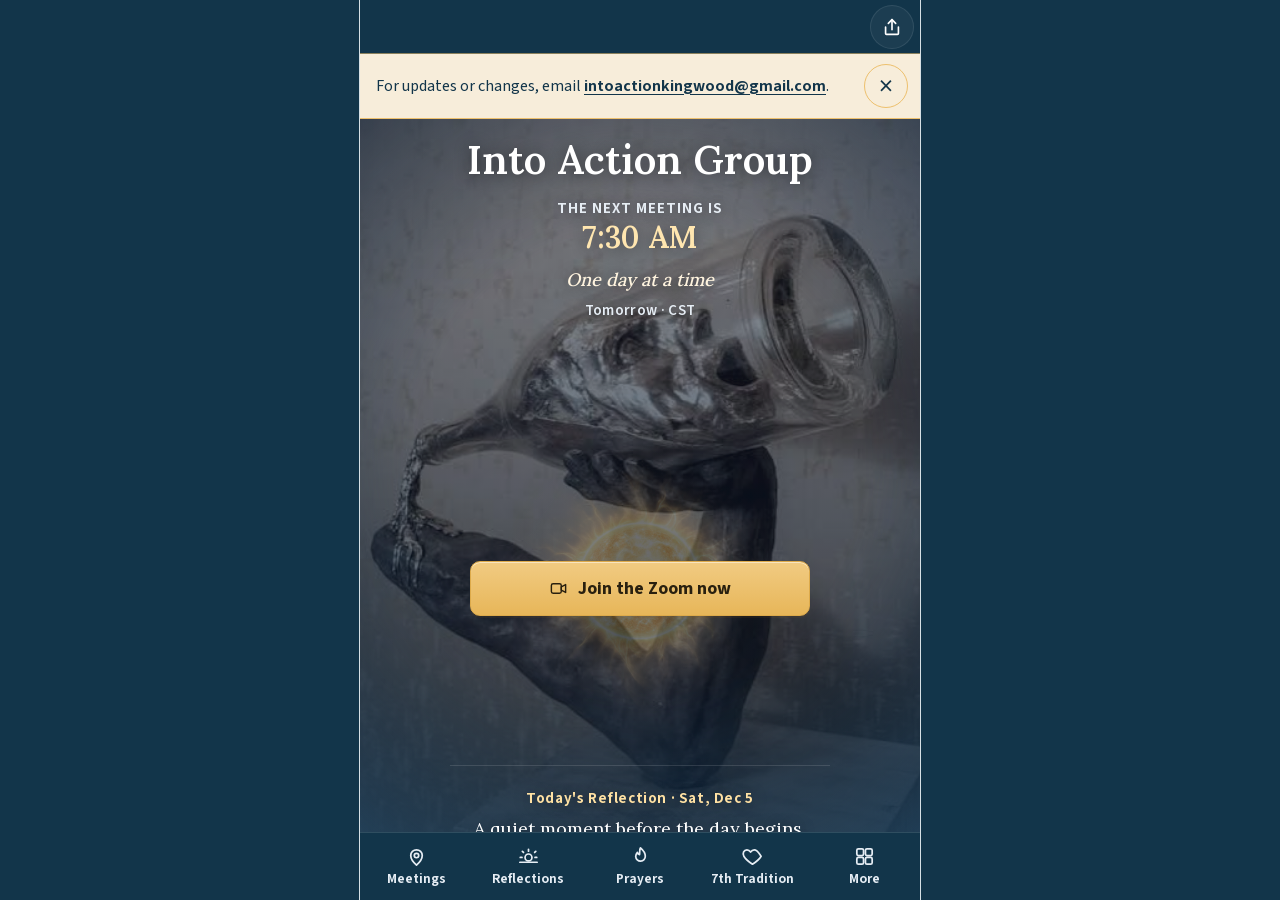
<file: index.html>
<!DOCTYPE html>
<html lang="en">
<head>
  <meta charset="utf-8">
  <meta name="viewport" content="width=device-width, initial-scale=1, viewport-fit=cover">
  <title>Into Action Group</title>
  <meta name="description" content="Into Action Group — meeting info, schedule, prayers, and resources. One day at a time.">

  <!-- PWA -->
  <link rel="manifest" href="manifest.webmanifest">
  <meta name="theme-color" content="#12354A">

  <!-- iOS standalone -->
  <meta name="apple-mobile-web-app-capable" content="yes">
  <meta name="mobile-web-app-capable" content="yes">
  <meta name="apple-mobile-web-app-status-bar-style" content="black-translucent">
  <meta name="apple-mobile-web-app-title" content="Into Action">
  <link rel="apple-touch-icon" href="icons/apple-touch-icon.png">

  <!-- Icons -->
  <link rel="icon" type="image/png" sizes="32x32" href="icons/favicon-32.png">
  <link rel="icon" type="image/png" sizes="16x16" href="icons/favicon-16.png">
  <link rel="icon" href="icons/favicon.ico" sizes="any">

  <!-- Local fonts keep the same appearance offline. -->
  <link rel="preload" href="assets/fonts/lora-latin-variable.woff2" as="font" type="font/woff2" crossorigin>
  <link rel="preload" href="assets/fonts/source-sans-3-latin-variable.woff2" as="font" type="font/woff2" crossorigin>

  <link rel="stylesheet" href="css/styles.css?v=28">
</head>
<body>
  <div id="app">
    <div id="topbar"></div>
    <aside id="updateNotice" aria-label="App updates and changes" hidden></aside>
    <main id="content"></main>
    <nav id="tabbar"></nav>
    <div id="banner"></div>
  </div>
  <div id="toast" role="status" aria-live="polite"></div>

  <script src="js/content.js?v=28"></script>
  <script src="js/app.js?v=28"></script>
</body>
</html>
</file>
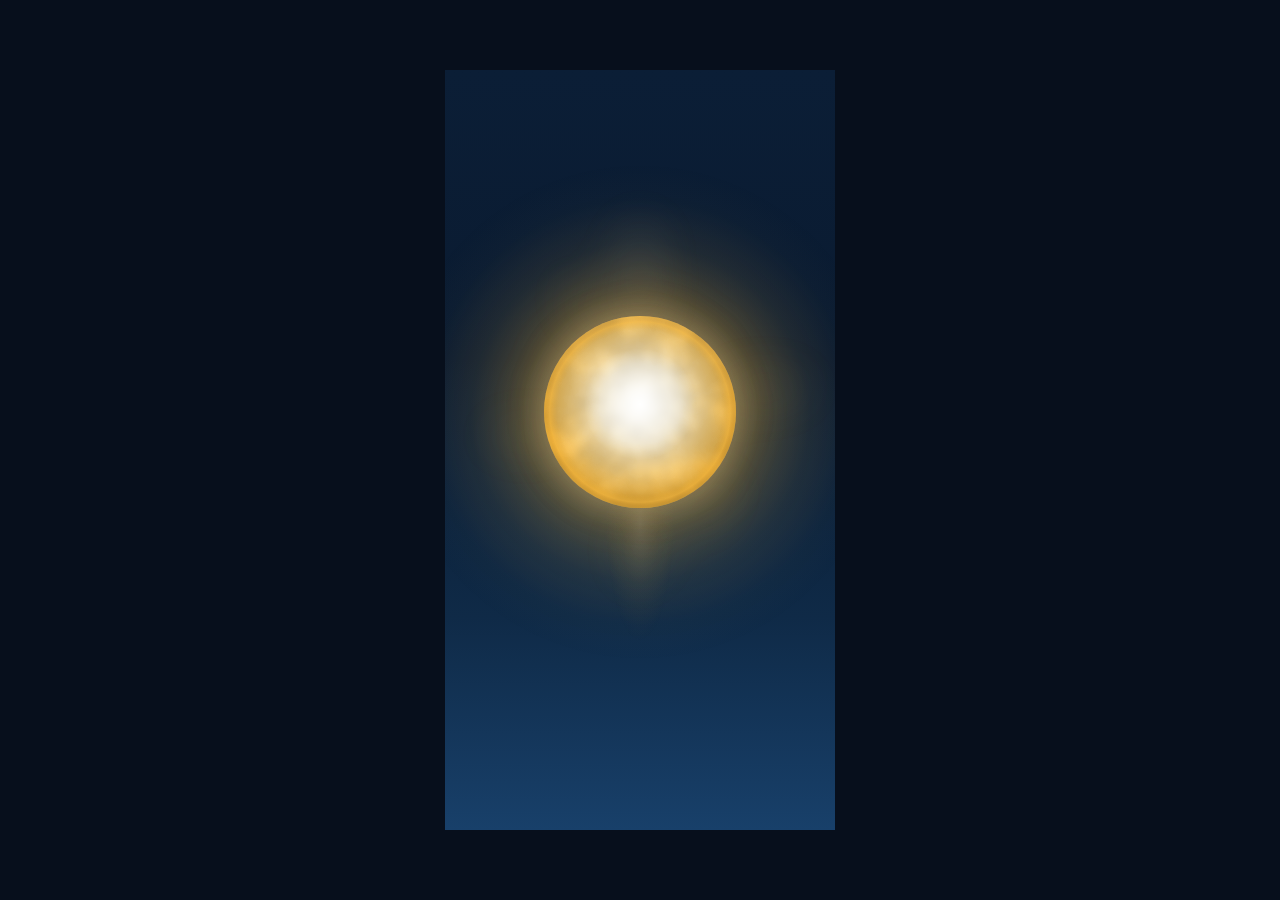
<file: sun-svg-textured.html>
<!doctype html>
<html lang="en">
<head>
<meta charset="utf-8">
<meta name="viewport" content="width=device-width, initial-scale=1">
<title>Into Action Group — Sun (svg-textured)</title>
<style>
  html,body { margin:0; height:100%; background:#070f1c; }
  .stage { min-height:100%; display:flex; align-items:center; justify-content:center; }
  .frame {
    width:390px; height:760px; margin:0 auto; position:relative; overflow:hidden;
    background: linear-gradient(180deg, #0B1E36 0%, #0A1B31 38%, #0F2A47 72%, #18406A 100%);
  }
  /* The whole sun lives in this container so it can be transformed as one unit
     for the future "rising" animation (translate + scale + brighten). */
  .sun {
    position:absolute;
    left:50%;
    top:45%;
    width:520px;
    height:520px;
    transform:translate(-50%,-50%);
    will-change:transform,opacity;
  }
  .sun svg { display:block; width:100%; height:100%; overflow:visible; }
</style>
</head>
<body>
<div class="stage">
  <div class="frame">
    <div class="sun" role="img" aria-label="A luminous risen sun glowing warm gold over a deep navy dawn sky.">
      <svg viewBox="0 0 520 520" xmlns="http://www.w3.org/2000/svg">
        <defs>
          <!-- Organic shimmer for the corona/haze: low-frequency fractal noise,
               displaced so the glow edge breaks up instead of being a clean vector ring. -->
          <filter id="coronaTex" x="-60%" y="-60%" width="220%" height="220%" color-interpolation-filters="sRGB">
            <feTurbulence type="fractalNoise" baseFrequency="0.014 0.018" numOctaves="3" seed="7" stitchTiles="stitch" result="n"/>
            <feDisplacementMap in="SourceGraphic" in2="n" scale="26" xChannelSelector="R" yChannelSelector="G" result="disp"/>
            <feGaussianBlur in="disp" stdDeviation="11"/>
          </filter>

          <!-- Fine solar-surface grain for the disc: higher frequency, gentle displacement,
               kept subtle so it reads as heat texture, not noise. The silhouette is kept
               perfectly round by clipping AFTER this filter (see discClip usage). -->
          <filter id="discTex" x="-30%" y="-30%" width="160%" height="160%" color-interpolation-filters="sRGB">
            <feTurbulence type="fractalNoise" baseFrequency="0.045 0.052" numOctaves="4" seed="22" stitchTiles="stitch" result="grain"/>
            <feDisplacementMap in="SourceGraphic" in2="grain" scale="5" xChannelSelector="R" yChannelSelector="G" result="d"/>
            <feGaussianBlur in="d" stdDeviation="0.5"/>
          </filter>

          <!-- Soft mottled overlay that we multiply onto the disc for sunspot-like variation. -->
          <filter id="mottle" x="-30%" y="-30%" width="160%" height="160%" color-interpolation-filters="sRGB">
            <feTurbulence type="fractalNoise" baseFrequency="0.028" numOctaves="4" seed="41" stitchTiles="stitch" result="m"/>
            <feColorMatrix in="m" type="matrix"
              values="0 0 0 0 0
                      0 0 0 0 0
                      0 0 0 0 0
                      0.9 0.9 0.9 0 -0.55" result="mask"/>
            <feComponentTransfer in="mask" result="soft">
              <feFuncA type="gamma" amplitude="1" exponent="1.6" offset="0"/>
            </feComponentTransfer>
            <feGaussianBlur in="soft" stdDeviation="3"/>
          </filter>

          <!-- Big soft bloom for outer light scatter. -->
          <filter id="bloom" x="-80%" y="-80%" width="260%" height="260%" color-interpolation-filters="sRGB">
            <feGaussianBlur stdDeviation="26"/>
          </filter>

          <!-- WIDE outer atmospheric halo: white-hot core -> cream -> gold -> amber, fading
               to fully transparent (no navy mix — navy mixed with gold reads as muddy grey). -->
          <radialGradient id="halo" cx="50%" cy="50%" r="50%">
            <stop offset="0%"  stop-color="#FFFEF9" stop-opacity="0.95"/>
            <stop offset="14%" stop-color="#FFF1CF" stop-opacity="0.82"/>
            <stop offset="30%" stop-color="#FFE0A0" stop-opacity="0.5"/>
            <stop offset="48%" stop-color="#F6B83F" stop-opacity="0.26"/>
            <stop offset="68%" stop-color="#E0A93C" stop-opacity="0.10"/>
            <stop offset="85%" stop-color="#E0A93C" stop-opacity="0.02"/>
            <stop offset="100%" stop-color="#E0A93C" stop-opacity="0"/>
          </radialGradient>

          <!-- The disc itself: white-hot center grading to molten gold rim. -->
          <radialGradient id="disc" cx="50%" cy="46%" r="56%">
            <stop offset="0%"  stop-color="#FFFEF9"/>
            <stop offset="34%" stop-color="#FFF1CF"/>
            <stop offset="60%" stop-color="#FFD884"/>
            <stop offset="82%" stop-color="#F6B83F"/>
            <stop offset="96%" stop-color="#E0A93C"/>
            <stop offset="100%" stop-color="#D99A30"/>
          </radialGradient>

          <!-- Inner core hotspot to keep the very center reading as white-hot. -->
          <radialGradient id="core" cx="50%" cy="46%" r="40%">
            <stop offset="0%"  stop-color="#FFFEF9" stop-opacity="1"/>
            <stop offset="55%" stop-color="#FFF6E0" stop-opacity="0.55"/>
            <stop offset="100%" stop-color="#FFF1CF" stop-opacity="0"/>
          </radialGradient>

          <!-- Rim warmth: a thin molten amber edge to give the disc a "limb" / depth. -->
          <radialGradient id="rim" cx="50%" cy="50%" r="50%">
            <stop offset="0%"   stop-color="#E0A93C" stop-opacity="0"/>
            <stop offset="86%"  stop-color="#E0A93C" stop-opacity="0"/>
            <stop offset="94%"  stop-color="#F6B83F" stop-opacity="0.45"/>
            <stop offset="100%" stop-color="#C8861F" stop-opacity="0.0"/>
          </radialGradient>

          <!-- Faint elongated light pillar reflecting toward the horizon (downward),
               built as a soft radial so it has feathered sides, not a hard rectangle. -->
          <radialGradient id="pillar" cx="50%" cy="50%" r="50%">
            <stop offset="0%"  stop-color="#FFE0A0" stop-opacity="0.30"/>
            <stop offset="55%" stop-color="#F6B83F" stop-opacity="0.10"/>
            <stop offset="100%" stop-color="#F6B83F" stop-opacity="0"/>
          </radialGradient>

          <clipPath id="discClip"><circle cx="260" cy="260" r="96"/></clipPath>
        </defs>

        <!-- 1. Wide soft atmospheric halo (the bloom that makes it luminous, not flat). -->
        <circle cx="260" cy="260" r="250" fill="url(#halo)"/>

        <!-- 2. Organic, irregular haze ring — textured so the glow edge is broken, not vector.
                This is the "soft rays/scatter" without literal spokes. -->
        <g filter="url(#coronaTex)" opacity="0.9">
          <circle cx="260" cy="260" r="150" fill="url(#halo)"/>
        </g>

        <!-- 3. A few SOFT, IRREGULAR light streaks — varied length/width/opacity, heavily blurred.
                Light, not spikes. Warm only (gold/cream) so the bloom never desaturates to grey.
                Kept faint — the bloom + haze do most of the work. -->
        <g filter="url(#bloom)" opacity="0.42">
          <ellipse cx="260" cy="124" rx="8"  ry="56" fill="#FFE9B8" opacity="0.65"/>
          <ellipse cx="384" cy="236" rx="50" ry="7"  fill="#FFD884" opacity="0.42"/>
          <ellipse cx="146" cy="284" rx="44" ry="6"  fill="#FFD884" opacity="0.38"/>
          <ellipse cx="206" cy="158" rx="6"  ry="36" fill="#FFE0A0" opacity="0.42" transform="rotate(-32 206 158)"/>
          <ellipse cx="332" cy="352" rx="5"  ry="40" fill="#FFD884" opacity="0.36" transform="rotate(34 332 352)"/>
          <ellipse cx="260" cy="398" rx="9"  ry="32" fill="#FFE0A0" opacity="0.42"/>
        </g>

        <!-- 4. Faint downward light pillar toward the horizon — feathered ellipse, soft and
                short so it reads as gentle atmospheric scatter, not a comet tail. -->
        <ellipse cx="260" cy="372" rx="34" ry="118" fill="url(#pillar)" opacity="0.45"/>

        <!-- 5. Bloom layer hugging the disc for the bright halo right at the edge. -->
        <circle cx="260" cy="260" r="118" fill="url(#halo)" filter="url(#bloom)" opacity="0.8"/>

        <!-- 6. The sun disc. Surface gets organic displacement for shimmer, but the whole
                textured layer is clipped to a clean round disc so the limb stays circular
                (the lumpy-potato silhouette was the cheap tell in the first draft). -->
        <g clip-path="url(#discClip)">
          <g filter="url(#discTex)">
            <circle cx="260" cy="260" r="104" fill="url(#disc)"/>
          </g>
        </g>

        <!-- 7. Sunspot-style mottling multiplied over the disc (clipped to the disc). -->
        <g clip-path="url(#discClip)" style="mix-blend-mode:multiply" opacity="0.16">
          <circle cx="260" cy="260" r="96" fill="#C8861F" filter="url(#mottle)"/>
        </g>

        <!-- 8. Warm molten rim/limb for depth. -->
        <circle cx="260" cy="260" r="96" fill="url(#rim)"/>

        <!-- 9. White-hot inner core, screen-blended so the center truly glows. Centered. -->
        <g style="mix-blend-mode:screen">
          <circle cx="260" cy="258" r="70" fill="url(#core)"/>
        </g>
      </svg>
    </div>
  </div>
</div>
</body>
</html>
</file>
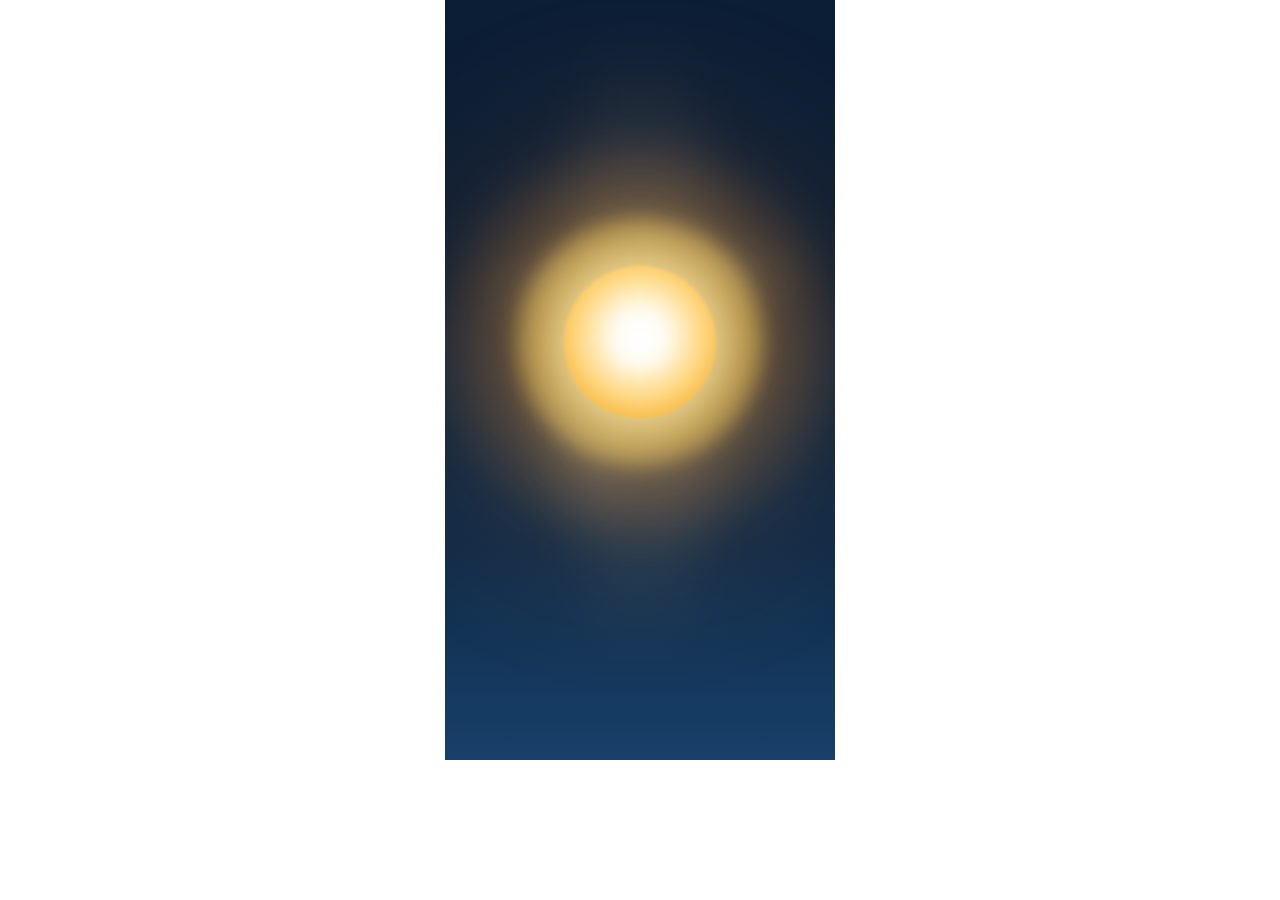
<file: _sun_test/css-premium.html>
<!doctype html>
<html lang="en">
<head>
<meta charset="utf-8">
<meta name="viewport" content="width=device-width, initial-scale=1">
<title>Into Action Group — Sun</title>
<style>
  body { margin:0; }
  .frame {
    width:390px; height:760px; margin:0 auto; position:relative; overflow:hidden;
    background: linear-gradient(180deg, #0B1E36 0%, #0A1B31 38%, #0F2A47 72%, #18406A 100%);
  }

  /* The whole sun system — centered at the frame's optical center.
     Designed so the .sun element can later be transformed as one unit
     (translateY up + scale + brighten) for the "rising" animation.
     No rise animation is applied here; this is the resting risen state. */
  .sun {
    position:absolute; left:50%; top:45%; width:0; height:0;
    transform: translate(-50%,-50%); will-change: transform, opacity;
  }
  .sun > * {
    position:absolute; left:0; top:0; transform: translate(-50%,-50%);
    border-radius:50%; pointer-events:none;
  }

  /* Vertical light pillar — soft warm column, the reflection-over-water cue.
     Low opacity, heavily blurred, elongated; gives the halo gentle asymmetry. */
  .pillar {
    width:150px; height:620px; border-radius:50%;
    background: linear-gradient(180deg,
        rgba(255,210,140,0.0) 0%,
        rgba(255,214,150,0.10) 30%,
        rgba(255,222,160,0.16) 50%,
        rgba(255,214,150,0.10) 70%,
        rgba(255,210,140,0.0) 100%);
    filter: blur(26px); mix-blend-mode: screen;
  }

  /* Outermost atmospheric scatter — warms the sky, perfectly radial,
     fades cleanly to navy with no muddy band. */
  .atmosphere {
    width:720px; height:720px;
    background: radial-gradient(circle at 50% 50%,
        rgba(255,196,100,0.22) 0%,
        rgba(244,162,66,0.13) 26%,
        rgba(230,140,70,0.045) 48%,
        rgba(11,30,54,0.0) 68%);
    filter: blur(18px); mix-blend-mode: screen;
  }

  /* Soft diffuse shafts — irregular blurred ELLIPTICAL gradients, never conic.
     A handful of gentle, varied light smears masked to a ring so they emanate
     from the disc as scattered light, not as uniform spokes. */
  .shafts {
    width:540px; height:540px; opacity:0.85;
    background:
      radial-gradient(34% 12% at 50% 50%, rgba(255,228,168,0.20), rgba(255,228,168,0) 70%),
      radial-gradient(12% 36% at 50% 50%, rgba(255,224,160,0.16), rgba(255,224,160,0) 72%),
      radial-gradient(30% 14% at 62% 38%, rgba(255,230,175,0.14), rgba(255,230,175,0) 70%),
      radial-gradient(16% 30% at 40% 64%, rgba(255,222,158,0.12), rgba(255,222,158,0) 72%),
      radial-gradient(26% 13% at 36% 40%, rgba(255,226,165,0.11), rgba(255,226,165,0) 70%);
    -webkit-mask-image: radial-gradient(circle at 50% 50%,
        rgba(0,0,0,0) 16%, rgba(0,0,0,1) 30%, rgba(0,0,0,0.4) 60%, rgba(0,0,0,0) 80%);
            mask-image: radial-gradient(circle at 50% 50%,
        rgba(0,0,0,0) 16%, rgba(0,0,0,1) 30%, rgba(0,0,0,0.4) 60%, rgba(0,0,0,0) 80%);
    filter: blur(13px); mix-blend-mode: screen;
  }

  /* Outer molten bloom — gold → warm amber, kept warm all the way out
     so the falloff never desaturates to grey. */
  .bloom-outer {
    width:400px; height:400px;
    background: radial-gradient(circle at 50% 50%,
        rgba(255,190,72,0.58) 0%,
        rgba(236,152,58,0.42) 30%,
        rgba(220,128,52,0.18) 55%,
        rgba(210,116,48,0.0) 78%);
    filter: blur(16px); mix-blend-mode: screen;
  }

  /* Inner warm bloom — gold → cream, wraps the disc edge with no seam. */
  .bloom-inner {
    width:250px; height:250px;
    background: radial-gradient(circle at 50% 50%,
        rgba(255,243,213,0.92) 0%,
        rgba(255,218,138,0.82) 34%,
        rgba(248,188,66,0.5) 60%,
        rgba(228,146,58,0.0) 84%);
    filter: blur(9px); mix-blend-mode: screen;
  }

  /* The disc — white-hot core → cream → gold → amber rim,
     feathered by a tiny blur so it melts into the bloom (no vector edge). */
  .disc {
    width:152px; height:152px;
    background: radial-gradient(circle at 50% 46%,
        #FFFEF9 0%,
        #FFF8E8 16%,
        #FFF1CF 32%,
        #FFD884 55%,
        #F6B83F 78%,
        #E0A93C 100%);
    filter: blur(1.4px);
  }

  /* Crisp inner core highlight — anchors the eye, sits just above center. */
  .core {
    width:70px; height:70px; top:-4px;
    background: radial-gradient(circle at 50% 50%,
        rgba(255,255,251,0.95) 0%,
        rgba(255,251,238,0.55) 48%,
        rgba(255,248,228,0.0) 76%);
    filter: blur(3px); mix-blend-mode: screen;
  }
</style>
</head>
<body>
  <div class="frame">
    <div class="sun">
      <div class="pillar"></div>
      <div class="atmosphere"></div>
      <div class="shafts"></div>
      <div class="bloom-outer"></div>
      <div class="bloom-inner"></div>
      <div class="disc"></div>
      <div class="core"></div>
    </div>
  </div>
</body>
</html>
</file>
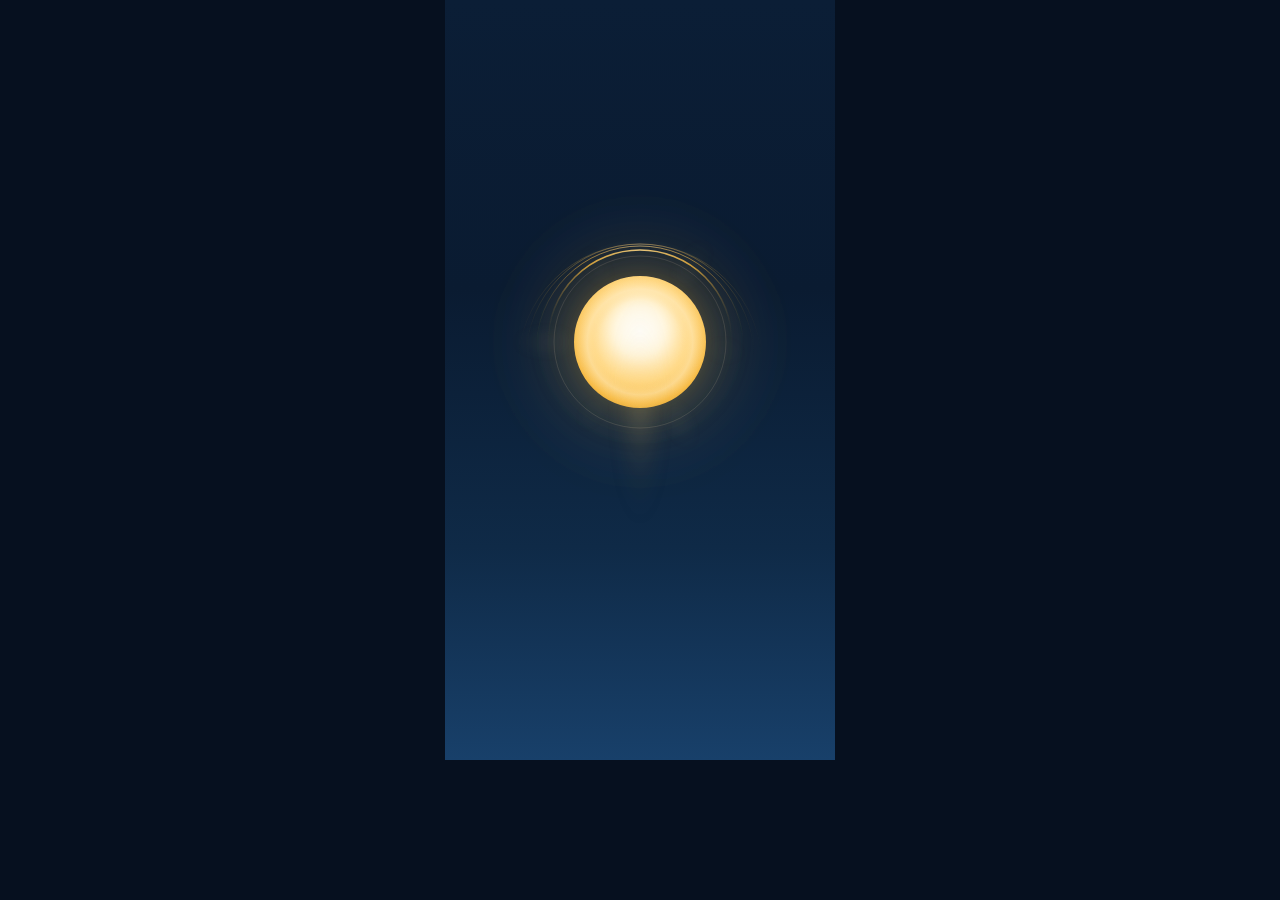
<file: _sun_test/editorial-mark.html>
<!doctype html>
<html lang="en">
<head>
<meta charset="utf-8">
<meta name="viewport" content="width=device-width, initial-scale=1">
<style>
  html,body { margin:0; background:#06101f; }
  body { display:flex; justify-content:center; }
  .frame {
    width:390px; height:760px; margin:0 auto; position:relative; overflow:hidden;
    background: linear-gradient(180deg, #0B1E36 0%, #0A1B31 38%, #0F2A47 72%, #18406A 100%);
  }
  .sun {
    position:absolute;
    left:50%; top:45%;
    width:360px; height:360px;
    transform: translate(-50%, -50%);
  }
  .sun svg { display:block; width:100%; height:100%; overflow:visible; }
</style>
</head>
<body>
  <div class="frame">
    <div class="sun" aria-hidden="true">
      <svg viewBox="0 0 360 360" xmlns="http://www.w3.org/2000/svg">
        <defs>
          <radialGradient id="bloom" cx="50%" cy="50%" r="50%">
            <stop offset="0%"  stop-color="#FFF1CF" stop-opacity="0.55"/>
            <stop offset="14%" stop-color="#FFD884" stop-opacity="0.42"/>
            <stop offset="34%" stop-color="#F6B83F" stop-opacity="0.22"/>
            <stop offset="58%" stop-color="#E0A93C" stop-opacity="0.09"/>
            <stop offset="100%" stop-color="#18406A" stop-opacity="0"/>
          </radialGradient>
          <radialGradient id="disc" cx="50%" cy="42%" r="62%">
            <stop offset="0%"  stop-color="#FFFEF9"/>
            <stop offset="30%" stop-color="#FFF1CF"/>
            <stop offset="62%" stop-color="#FFD884"/>
            <stop offset="88%" stop-color="#F6B83F"/>
            <stop offset="100%" stop-color="#E0A93C"/>
          </radialGradient>
          <radialGradient id="rim" cx="50%" cy="50%" r="50%">
            <stop offset="0%"  stop-color="#FFD884" stop-opacity="0"/>
            <stop offset="62%" stop-color="#FFD884" stop-opacity="0"/>
            <stop offset="80%" stop-color="#FFE9B8" stop-opacity="0.5"/>
            <stop offset="100%" stop-color="#FFD884" stop-opacity="0"/>
          </radialGradient>
          <linearGradient id="flare" x1="50%" y1="100%" x2="50%" y2="0%">
            <stop offset="0%"   stop-color="#FFF1CF" stop-opacity="0.9"/>
            <stop offset="55%"  stop-color="#FFD884" stop-opacity="0.35"/>
            <stop offset="100%" stop-color="#F6B83F" stop-opacity="0"/>
          </linearGradient>
          <linearGradient id="arcFade" x1="0%" y1="0%" x2="100%" y2="0%">
            <stop offset="0%"   stop-color="#E0A93C" stop-opacity="0"/>
            <stop offset="22%"  stop-color="#F6B83F" stop-opacity="0.9"/>
            <stop offset="50%"  stop-color="#FFD884" stop-opacity="1"/>
            <stop offset="78%"  stop-color="#F6B83F" stop-opacity="0.9"/>
            <stop offset="100%" stop-color="#E0A93C" stop-opacity="0"/>
          </linearGradient>
          <filter id="soft" x="-60%" y="-60%" width="220%" height="220%">
            <feGaussianBlur stdDeviation="9"/>
          </filter>
          <filter id="softer" x="-80%" y="-80%" width="260%" height="260%">
            <feGaussianBlur stdDeviation="20"/>
          </filter>
          <filter id="hair" x="-30%" y="-30%" width="160%" height="160%">
            <feGaussianBlur stdDeviation="0.5"/>
          </filter>
          <filter id="grain" x="-20%" y="-20%" width="140%" height="140%">
            <feTurbulence type="fractalNoise" baseFrequency="0.9" numOctaves="2" seed="7" result="n"/>
            <feColorMatrix in="n" type="matrix"
              values="0 0 0 0 1  0 0 0 0 0.92  0 0 0 0 0.7  0 0 0 0.5 0" result="nc"/>
            <feComposite in="nc" in2="SourceGraphic" operator="in"/>
          </filter>
        </defs>

        <circle cx="180" cy="180" r="150" fill="url(#bloom)" filter="url(#softer)"/>
        <circle cx="180" cy="180" r="110" fill="url(#bloom)" filter="url(#soft)" opacity="0.9"/>

        <g filter="url(#soft)" opacity="0.5">
          <g fill="url(#flare)">
            <path transform="rotate(-90 180 180)"  d="M180 110 Q184 78 180 50 Q176 78 180 110 Z" opacity="0.9"/>
            <path transform="rotate(-30 180 180)"  d="M180 112 Q183 86 180 66 Q177 86 180 112 Z" opacity="0.55"/>
            <path transform="rotate(34 180 180)"   d="M180 110 Q184 80 180 56 Q176 80 180 110 Z" opacity="0.7"/>
            <path transform="rotate(96 180 180)"   d="M180 112 Q183 88 180 70 Q177 88 180 112 Z" opacity="0.5"/>
            <path transform="rotate(154 180 180)"  d="M180 110 Q184 82 180 58 Q176 82 180 110 Z" opacity="0.65"/>
            <path transform="rotate(214 180 180)"  d="M180 112 Q183 86 180 68 Q177 86 180 112 Z" opacity="0.45"/>
          </g>
        </g>

        <g fill="none" filter="url(#hair)">
          <path d="M88 180 A92 92 0 0 1 272 180"  stroke="url(#arcFade)" stroke-width="1.5" stroke-linecap="round" opacity="0.9"/>
          <path d="M76 188 A104 104 0 0 1 284 188" stroke="url(#arcFade)" stroke-width="1.0" stroke-linecap="round" opacity="0.6"/>
          <path d="M66 196 A114 114 0 0 1 294 196" stroke="url(#arcFade)" stroke-width="0.8" stroke-linecap="round" opacity="0.42"/>
          <path d="M58 204 A122 122 0 0 1 302 204" stroke="url(#arcFade)" stroke-width="0.7" stroke-linecap="round" opacity="0.28"/>
          <circle cx="180" cy="180" r="86" stroke="#FFE9B8" stroke-width="0.6" opacity="0.22"/>
        </g>

        <circle cx="180" cy="180" r="66" fill="url(#disc)"/>
        <circle cx="180" cy="180" r="66" fill="#FFFFFF" filter="url(#grain)" opacity="0.10"/>
        <circle cx="180" cy="180" r="66" fill="url(#rim)"/>
        <circle cx="180" cy="166" r="30" fill="#FFFEF9" opacity="0.55" filter="url(#soft)"/>

        <ellipse cx="180" cy="250" rx="26" ry="120" fill="url(#bloom)" filter="url(#soft)" opacity="0.35"/>
      </svg>
    </div>
  </div>
</body>
</html>
</file>
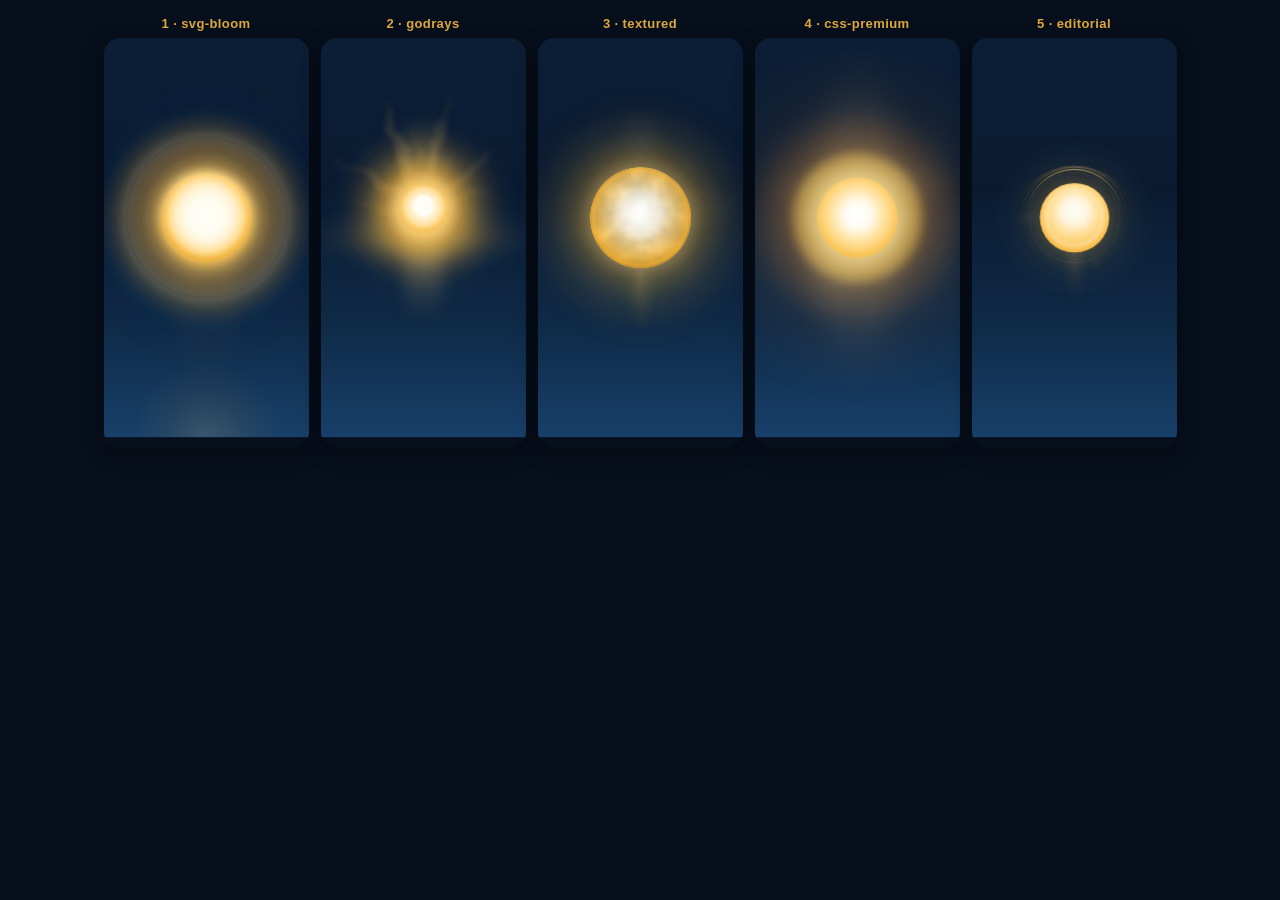
<file: _sun_test/gallery.html>
<!doctype html><html><head><meta charset="utf-8"><style>
  body{margin:0;background:#070f1c;font-family:-apple-system,BlinkMacSystemFont,"Segoe UI",Roboto,sans-serif;}
  .grid{display:flex;flex-wrap:nowrap;gap:12px;justify-content:center;padding:16px 10px;}
  .cell{width:205px;flex:none;}
  .label{color:#E0A93C;font-weight:600;font-size:13px;text-align:center;margin-bottom:7px;letter-spacing:.4px;}
  .win{width:205px;height:410px;overflow:hidden;border-radius:16px;position:relative;box-shadow:0 6px 20px rgba(0,0,0,.4);}
  iframe{width:390px;height:760px;border:0;transform:scale(.5256);transform-origin:top left;}
</style></head><body>
  <div class="grid">
    <div class="cell"><div class="label">1 · svg-bloom</div><div class="win"><iframe src="svg-bloom.html" scrolling="no"></iframe></div></div>
    <div class="cell"><div class="label">2 · godrays</div><div class="win"><iframe src="svg-godrays.html" scrolling="no"></iframe></div></div>
    <div class="cell"><div class="label">3 · textured</div><div class="win"><iframe src="svg-textured.html" scrolling="no"></iframe></div></div>
    <div class="cell"><div class="label">4 · css-premium</div><div class="win"><iframe src="css-premium.html" scrolling="no"></iframe></div></div>
    <div class="cell"><div class="label">5 · editorial</div><div class="win"><iframe src="editorial-mark.html" scrolling="no"></iframe></div></div>
  </div>
</body></html>
</file>
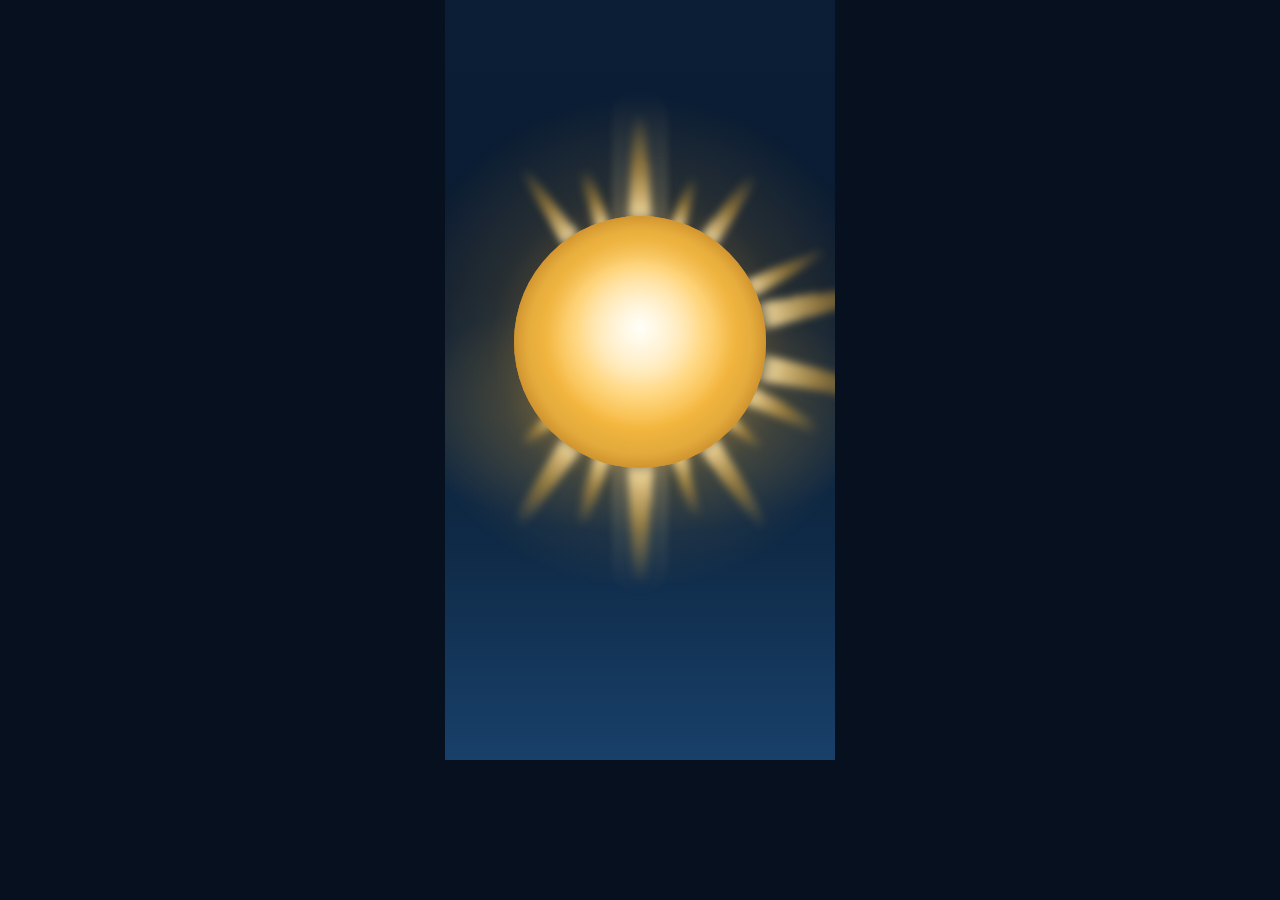
<file: _sun_test/godrays-v2.html>
<!doctype html>
<html lang="en">
<head>
<meta charset="utf-8">
<meta name="viewport" content="width=device-width, initial-scale=1">
<title>Into Action — sunrise</title>
<style>
  body { margin:0; background:#06101f; }
  .frame { width:390px; height:760px; margin:0 auto; position:relative; overflow:hidden;
    background: linear-gradient(180deg, #0B1E36 0%, #0A1B31 38%, #0F2A47 72%, #18406A 100%); }

  /* ONE transformable container, optical-centered ~45% from top */
  .sun {
    position:absolute;
    left:50%; top:45%;
    width:520px; height:520px;
    transform: translate(-50%, -50%);
    transform-origin:50% 50%;
    will-change: transform, opacity;
  }
  .sun svg { display:block; width:100%; height:100%; overflow:visible; }
</style>
</head>
<body>
  <div class="frame">
    <div class="sun" role="img" aria-label="A luminous golden sun with soft volumetric light rays, fully risen over a dawn-blue horizon.">
      <svg viewBox="0 0 520 520" xmlns="http://www.w3.org/2000/svg">
        <defs>
          <!-- Core luminosity stack -->
          <radialGradient id="halo" cx="50%" cy="50%" r="50%">
            <stop offset="0%"  stop-color="#FFE6A8" stop-opacity="0.55"/>
            <stop offset="32%" stop-color="#F6B83F" stop-opacity="0.34"/>
            <stop offset="60%" stop-color="#E0A93C" stop-opacity="0.14"/>
            <stop offset="100%" stop-color="#E0A93C" stop-opacity="0"/>
          </radialGradient>

          <radialGradient id="disc" cx="50%" cy="46%" r="52%">
            <stop offset="0%"   stop-color="#FFFEF9"/>
            <stop offset="22%"  stop-color="#FFF1CF"/>
            <stop offset="48%"  stop-color="#FFD884"/>
            <stop offset="74%"  stop-color="#F6B83F"/>
            <stop offset="100%" stop-color="#E0A93C"/>
          </radialGradient>

          <radialGradient id="discEdge" cx="50%" cy="50%" r="50%">
            <stop offset="62%" stop-color="#E0A93C" stop-opacity="0"/>
            <stop offset="88%" stop-color="#E0A93C" stop-opacity="0.5"/>
            <stop offset="100%" stop-color="#C98A2A" stop-opacity="0.7"/>
          </radialGradient>

          <radialGradient id="hotCore" cx="50%" cy="44%" r="34%">
            <stop offset="0%"  stop-color="#FFFEF9" stop-opacity="0.95"/>
            <stop offset="55%" stop-color="#FFF1CF" stop-opacity="0.35"/>
            <stop offset="100%" stop-color="#FFF1CF" stop-opacity="0"/>
          </radialGradient>

          <!-- A single ray: bright at the disc, fading to nothing outward -->
          <linearGradient id="rayGrad" x1="0" y1="1" x2="0" y2="0">
            <stop offset="0%"   stop-color="#FFE8B0" stop-opacity="0"/>
            <stop offset="14%"  stop-color="#FFE2A0" stop-opacity="0.85"/>
            <stop offset="55%"  stop-color="#F6B83F" stop-opacity="0.45"/>
            <stop offset="100%" stop-color="#F6B83F" stop-opacity="0"/>
          </linearGradient>

          <!-- Vertical light pillar -->
          <linearGradient id="pillar" x1="0" y1="0" x2="0" y2="1">
            <stop offset="0%"   stop-color="#FFE2A0" stop-opacity="0"/>
            <stop offset="42%"  stop-color="#FFE2A0" stop-opacity="0.30"/>
            <stop offset="50%"  stop-color="#FFF1CF" stop-opacity="0.42"/>
            <stop offset="58%"  stop-color="#FFE2A0" stop-opacity="0.30"/>
            <stop offset="100%" stop-color="#FFE2A0" stop-opacity="0"/>
          </linearGradient>

          <!-- Warm horizon scatter -->
          <radialGradient id="scatter" cx="50%" cy="50%" r="50%">
            <stop offset="0%"  stop-color="#F6B83F" stop-opacity="0.40"/>
            <stop offset="55%" stop-color="#E0A93C" stop-opacity="0.13"/>
            <stop offset="100%" stop-color="#E0A93C" stop-opacity="0"/>
          </radialGradient>

          <!-- GENTLE blur for the rays -->
          <filter id="raySoft" x="-30%" y="-30%" width="160%" height="160%" color-interpolation-filters="sRGB">
            <feGaussianBlur stdDeviation="3.2"/>
          </filter>

          <!-- Tiny irregularity: low-scale warp so rays aren't a mechanical clock.
               displacementScale = 6 (was 46). Bounded region. -->
          <filter id="rayWarp" x="-25%" y="-25%" width="150%" height="150%" color-interpolation-filters="sRGB">
            <feTurbulence type="fractalNoise" baseFrequency="0.012 0.006" numOctaves="2" seed="7" result="n"/>
            <feDisplacementMap in="SourceGraphic" in2="n" scale="6" xChannelSelector="R" yChannelSelector="G"/>
            <feGaussianBlur stdDeviation="2.4"/>
          </filter>

          <filter id="coreSoft" x="-40%" y="-40%" width="180%" height="180%" color-interpolation-filters="sRGB">
            <feGaussianBlur stdDeviation="1.4"/>
          </filter>
        </defs>

        <!-- WARM HORIZON SCATTER (wide, low, soft) -->
        <ellipse cx="260" cy="332" rx="250" ry="120" fill="url(#scatter)"/>

        <!-- OUTER HALO -->
        <circle cx="260" cy="260" r="248" fill="url(#halo)"/>

        <!-- VERTICAL LIGHT PILLAR (separate from rays) -->
        <rect x="232" y="6" width="56" height="508" rx="28" fill="url(#pillar)" filter="url(#raySoft)"/>

        <!-- VOLUMETRIC RAYS
             Each beam is a tapered wedge originating near the disc edge (r~118)
             and fading outward. Built upright then rotated about (260,260).
             Distribution favors lower hemisphere + horizontal axes to avoid top-heaviness.
             Wedge apex is OUTWARD (top), wide base sits at the disc. -->
        <g filter="url(#rayWarp)">
          <g filter="url(#raySoft)" fill="url(#rayGrad)">
            <!-- helper geometry: base width W centered at x=260, base y=142 (disc edge),
                 apex at y=(142-LEN). We draw per-ray with explicit points + rotate. -->

            <!-- TOP region (kept restrained: shorter, thinner — no horns) -->
            <g transform="rotate(0 260 260)">
              <polygon points="248,146 272,146 266,30 254,30"/>
            </g>
            <g transform="rotate(34 260 260)">
              <polygon points="250,146 270,146 265,58 255,58"/>
            </g>
            <g transform="rotate(-34 260 260)">
              <polygon points="250,146 270,146 264,52 256,52"/>
            </g>
            <g transform="rotate(18 260 260)">
              <polygon points="252,148 268,148 264,86 256,86"/>
            </g>
            <g transform="rotate(-18 260 260)">
              <polygon points="252,148 268,148 265,80 255,80"/>
            </g>

            <!-- HORIZONTAL axes (long, prominent — anchors the composition) -->
            <g transform="rotate(78 260 260)">
              <polygon points="246,144 274,144 266,8 254,8"/>
            </g>
            <g transform="rotate(102 260 260)">
              <polygon points="246,144 274,144 267,12 253,12"/>
            </g>
            <g transform="rotate(64 260 260)">
              <polygon points="250,146 270,146 264,54 256,54"/>
            </g>
            <g transform="rotate(116 260 260)">
              <polygon points="250,146 270,146 265,60 255,60"/>
            </g>

            <!-- LOWER hemisphere (slightly more & longer to balance the pillar/top) -->
            <g transform="rotate(146 260 260)">
              <polygon points="248,146 272,146 265,36 255,36"/>
            </g>
            <g transform="rotate(-146 260 260)">
              <polygon points="248,146 272,146 266,40 254,40"/>
            </g>
            <g transform="rotate(162 260 260)">
              <polygon points="251,148 269,148 264,74 256,74"/>
            </g>
            <g transform="rotate(-162 260 260)">
              <polygon points="251,148 269,148 265,68 255,68"/>
            </g>
            <g transform="rotate(180 260 260)">
              <polygon points="247,146 273,146 266,18 254,18"/>
            </g>
            <g transform="rotate(131 260 260)">
              <polygon points="253,150 267,150 263,98 257,98"/>
            </g>
            <g transform="rotate(-131 260 260)">
              <polygon points="253,150 267,150 264,104 256,104"/>
            </g>
          </g>
        </g>

        <!-- DISC -->
        <circle cx="260" cy="260" r="126" fill="url(#disc)"/>
        <circle cx="260" cy="260" r="126" fill="url(#discEdge)"/>
        <!-- inner white-hot bloom -->
        <circle cx="260" cy="256" r="92" fill="url(#hotCore)" filter="url(#coreSoft)"/>
      </svg>
    </div>
  </div>
</body>
</html>
</file>
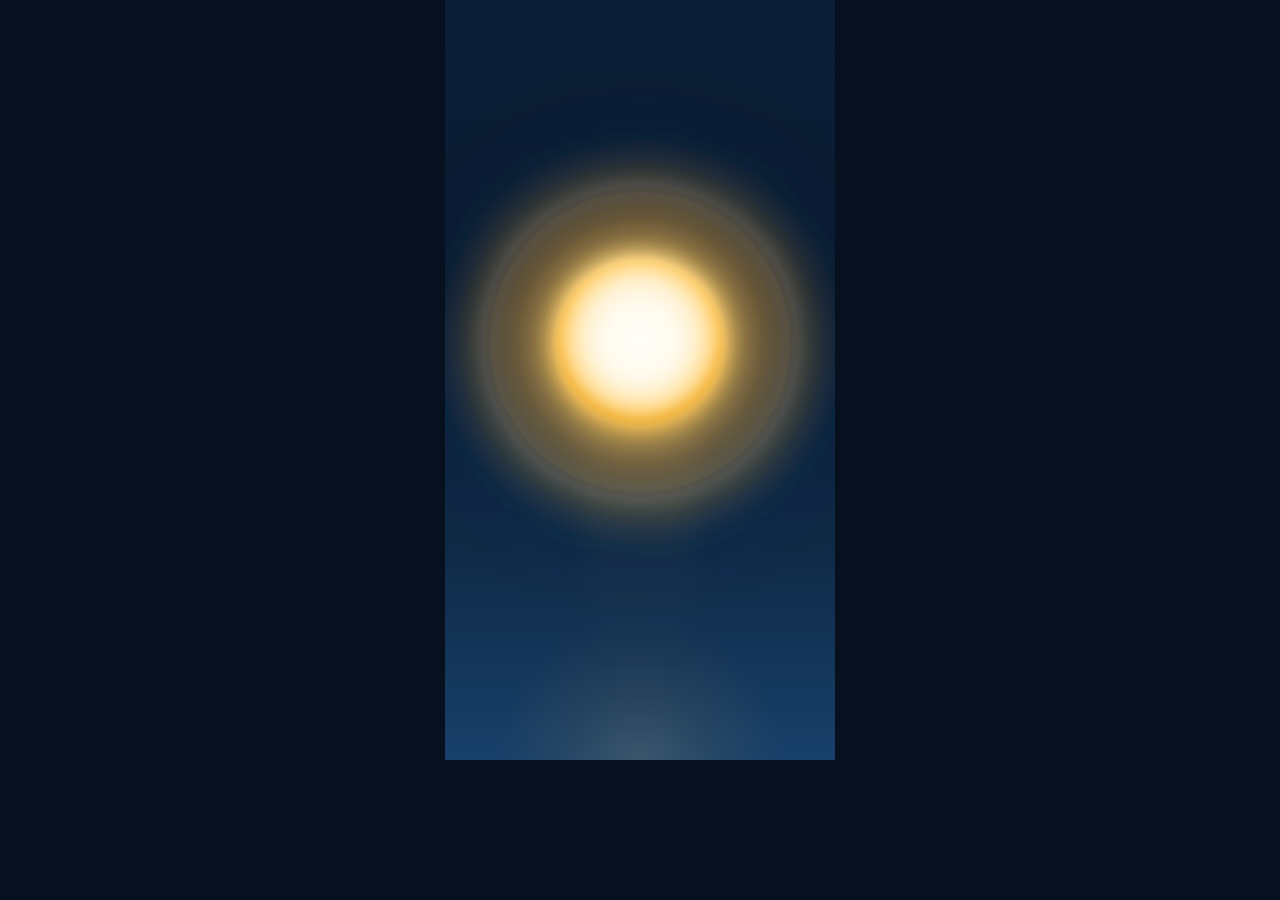
<file: _sun_test/svg-bloom.html>
<!doctype html>
<html lang="en">
<head>
<meta charset="utf-8">
<meta name="viewport" content="width=device-width, initial-scale=1">
<title>Into Action — sunrise</title>
<style>
  body { margin:0; background:#06101f; }
  .frame {
    width:390px; height:760px; margin:0 auto; position:relative; overflow:hidden;
    background: linear-gradient(180deg, #0B1E36 0%, #0A1B31 38%, #0F2A47 72%, #18406A 100%);
  }
  /* Whole sun lives in one transformable group; optical center at 45% from top. */
  .sun-stage { position:absolute; left:50%; top:45%; width:0; height:0; transform:translate(-50%,-50%); }
  .sun-svg   { position:absolute; left:50%; top:50%; transform:translate(-50%,-50%); display:block; }
  /* Faint light pillar rising from the sun. */
  .pillar {
    position:absolute; left:50%; top:45%; transform:translateX(-50%);
    width:110px; height:330px; filter:blur(16px); pointer-events:none;
    background:linear-gradient(180deg,
      rgba(255,216,132,0.10) 0%, rgba(246,184,63,0.045) 42%, rgba(24,64,106,0) 100%);
  }
  /* Horizon scatter pooling at the bottom edge. */
  .horizon {
    position:absolute; left:50%; bottom:0; transform:translateX(-50%);
    width:340px; height:280px; pointer-events:none;
    background:radial-gradient(ellipse 58% 72% at 50% 100%,
      rgba(255,216,132,0.15) 0%, rgba(224,169,60,0.07) 36%, rgba(24,64,106,0) 72%);
  }
</style>
</head>
<body>
  <div class="frame">
    <div class="pillar"></div>

    <div class="sun-stage">
      <svg class="sun-svg" width="600" height="600" viewBox="0 0 600 600"
           xmlns="http://www.w3.org/2000/svg" role="img" aria-label="Rising sun">
        <defs>
          <!-- Wide atmospheric corona: gold dissolving into navy. -->
          <radialGradient id="corona" cx="50%" cy="50%" r="50%">
            <stop offset="0%"   stop-color="#FFD884" stop-opacity="0.50"/>
            <stop offset="13%"  stop-color="#F6B83F" stop-opacity="0.40"/>
            <stop offset="29%"  stop-color="#E0A93C" stop-opacity="0.25"/>
            <stop offset="50%"  stop-color="#C8842B" stop-opacity="0.12"/>
            <stop offset="73%"  stop-color="#18406A" stop-opacity="0.04"/>
            <stop offset="100%" stop-color="#0B1E36" stop-opacity="0"/>
          </radialGradient>

          <!-- Mid bloom: cream into molten gold — the body of light seen through haze. -->
          <radialGradient id="bloom" cx="50%" cy="50%" r="50%">
            <stop offset="0%"   stop-color="#FFF6E2" stop-opacity="0.95"/>
            <stop offset="24%"  stop-color="#FFE7B0" stop-opacity="0.82"/>
            <stop offset="48%"  stop-color="#FFD069" stop-opacity="0.50"/>
            <stop offset="72%"  stop-color="#F0A832" stop-opacity="0.20"/>
            <stop offset="100%" stop-color="#E0A93C" stop-opacity="0"/>
          </radialGradient>

          <!-- The disc: white-hot core -> cream -> molten gold -> deep amber edge. -->
          <radialGradient id="disc" cx="50%" cy="46%" r="54%">
            <stop offset="0%"   stop-color="#FFFEF9"/>
            <stop offset="32%"  stop-color="#FFFBEF"/>
            <stop offset="56%"  stop-color="#FFF1CF"/>
            <stop offset="78%"  stop-color="#FFD884"/>
            <stop offset="92%"  stop-color="#F6B83F"/>
            <stop offset="100%" stop-color="#E0A93C"/>
          </radialGradient>

          <!-- Tight white-hot kernel; kept just inside the disc so the orb stays readable. -->
          <radialGradient id="kernel" cx="50%" cy="50%" r="50%">
            <stop offset="0%"   stop-color="#FFFEF9" stop-opacity="1"/>
            <stop offset="40%"  stop-color="#FFFDF4" stop-opacity="0.85"/>
            <stop offset="100%" stop-color="#FFF1CF" stop-opacity="0"/>
          </radialGradient>

          <!-- Barely-there atmospheric halo ring (soft, not a spoke). -->
          <radialGradient id="hazering" cx="50%" cy="50%" r="50%">
            <stop offset="0%"   stop-color="#FFD884" stop-opacity="0"/>
            <stop offset="60%"  stop-color="#FFD884" stop-opacity="0"/>
            <stop offset="77%"  stop-color="#FFE6AE" stop-opacity="0.14"/>
            <stop offset="86%"  stop-color="#F6B83F" stop-opacity="0.08"/>
            <stop offset="100%" stop-color="#E0A93C" stop-opacity="0"/>
          </radialGradient>

          <!-- Soft displacement so the bloom edge isn't a perfect circle (gentle). -->
          <filter id="warp" x="-30%" y="-30%" width="160%" height="160%">
            <feTurbulence type="fractalNoise" baseFrequency="0.010" numOctaves="2" seed="11" result="t"/>
            <feDisplacementMap in="SourceGraphic" in2="t" scale="16"
              xChannelSelector="R" yChannelSelector="G"/>
            <feGaussianBlur stdDeviation="7"/>
          </filter>

          <filter id="softblur" x="-40%" y="-40%" width="180%" height="180%">
            <feGaussianBlur stdDeviation="9"/>
          </filter>
          <filter id="edgeblur" x="-30%" y="-30%" width="160%" height="160%">
            <feGaussianBlur stdDeviation="3"/>
          </filter>

          <!-- Whisper of grain to kill the vector sheen across the orb. -->
          <filter id="grain" x="-20%" y="-20%" width="140%" height="140%">
            <feTurbulence type="fractalNoise" baseFrequency="0.85" numOctaves="2" seed="7" result="n"/>
            <feColorMatrix in="n" type="matrix"
              values="0 0 0 0 0  0 0 0 0 0  0 0 0 0 0  0 0 0 0.35 0" result="na"/>
            <feComposite in="na" in2="SourceGraphic" operator="in" result="g"/>
            <feBlend in="SourceGraphic" in2="g" mode="screen"/>
          </filter>
        </defs>

        <!-- 1. Wide warped corona — irregular outer glow bleeding into the sky. -->
        <circle cx="300" cy="300" r="290" fill="url(#corona)" filter="url(#warp)"/>
        <!-- 2. Clean corona on top to keep luminosity centered. -->
        <circle cx="300" cy="300" r="270" fill="url(#corona)" opacity="0.65"/>
        <!-- 3. Faint atmospheric halo. -->
        <circle cx="300" cy="300" r="205" fill="url(#hazering)"/>
        <!-- 4. Main bloom body, softly blurred. -->
        <circle cx="300" cy="300" r="175" fill="url(#bloom)" filter="url(#softblur)"/>
        <!-- 5. Disc — a soft outer pass plus a crisper inner pass for a luminous-but-defined orb. -->
        <circle cx="300" cy="300" r="90" fill="url(#disc)" filter="url(#softblur)" opacity="0.9"/>
        <circle cx="300" cy="300" r="84" fill="url(#disc)" filter="url(#edgeblur)"/>
        <!-- 6. White-hot kernel kept within the disc. -->
        <circle cx="300" cy="300" r="78" fill="url(#kernel)" opacity="0.9"/>
        <!-- 7. Faint grain over the orb. -->
        <circle cx="300" cy="300" r="150" fill="#FFF1CF" opacity="0.03" filter="url(#grain)"/>
      </svg>
    </div>

    <div class="horizon"></div>
  </div>
</body>
</html>
</file>
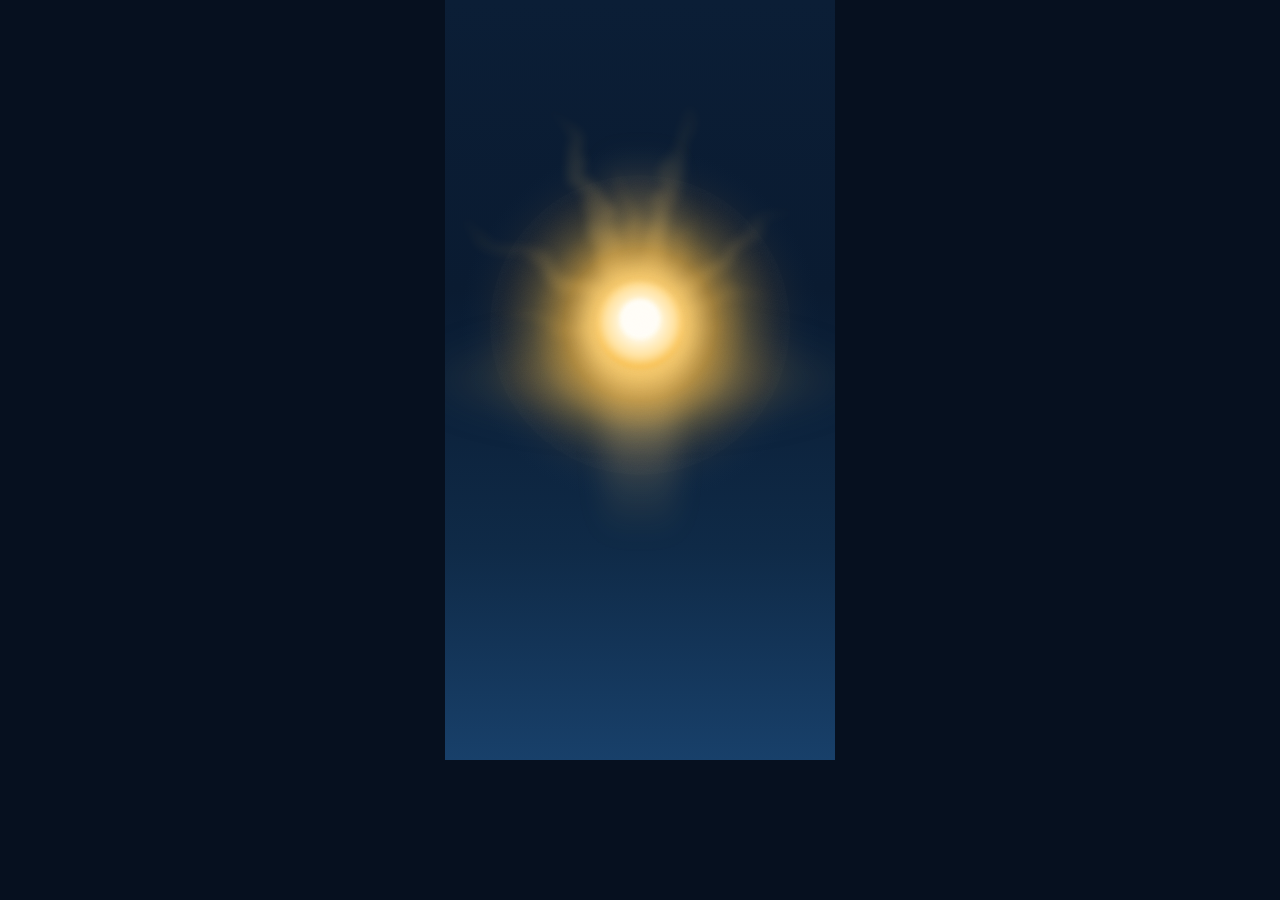
<file: _sun_test/svg-godrays.html>
<!doctype html>
<html lang="en">
<head>
<meta charset="utf-8">
<meta name="viewport" content="width=device-width, initial-scale=1">
<title>Into Action Group — Sunrise</title>
<style>
  body { margin:0; background:#06101f; }
  .frame {
    width:390px; height:760px; margin:0 auto; position:relative; overflow:hidden;
    background: linear-gradient(180deg, #0B1E36 0%, #0A1B31 38%, #0F2A47 72%, #18406A 100%);
  }
  .sun {
    position:absolute; left:50%; top:45%; width:390px; height:390px;
    transform:translate(-50%,-50%);
  }
  .sun svg { display:block; width:100%; height:100%; overflow:visible; }
</style>
</head>
<body>
  <div class="frame">
    <div class="sun">
      <svg viewBox="0 0 390 390" xmlns="http://www.w3.org/2000/svg" role="img" aria-label="A luminous sunrise over a navy horizon">

        <defs>
          <filter id="rayWarp" x="-60%" y="-60%" width="220%" height="220%" color-interpolation-filters="sRGB">
            <feTurbulence type="fractalNoise" baseFrequency="0.012 0.022" numOctaves="3" seed="7" result="n"/>
            <feDisplacementMap in="SourceGraphic" in2="n" scale="46" xChannelSelector="R" yChannelSelector="G"/>
            <feGaussianBlur stdDeviation="5"/>
          </filter>

          <filter id="softBlurBig" x="-50%" y="-50%" width="200%" height="200%" color-interpolation-filters="sRGB">
            <feGaussianBlur stdDeviation="14"/>
          </filter>
          <filter id="softBlurMed" x="-50%" y="-50%" width="200%" height="200%" color-interpolation-filters="sRGB">
            <feGaussianBlur stdDeviation="7"/>
          </filter>
          <filter id="coreBlur" x="-50%" y="-50%" width="200%" height="200%" color-interpolation-filters="sRGB">
            <feGaussianBlur stdDeviation="2.2"/>
          </filter>
          <filter id="grain" x="-20%" y="-20%" width="140%" height="140%" color-interpolation-filters="sRGB">
            <feTurbulence type="fractalNoise" baseFrequency="0.9" numOctaves="2" seed="11" result="g"/>
            <feColorMatrix in="g" type="matrix" values="0 0 0 0 1  0 0 0 0 0.93  0 0 0 0 0.78  0 0 0 0.5 0"/>
            <feComposite operator="in" in2="SourceGraphic"/>
          </filter>

          <radialGradient id="bloom" cx="50%" cy="50%" r="50%">
            <stop offset="0%"  stop-color="#FFFEF9" stop-opacity="1"/>
            <stop offset="7%"  stop-color="#FFF6E0" stop-opacity="1"/>
            <stop offset="15%" stop-color="#FFF1CF" stop-opacity="0.98"/>
            <stop offset="27%" stop-color="#FFD884" stop-opacity="0.92"/>
            <stop offset="42%" stop-color="#F6B83F" stop-opacity="0.62"/>
            <stop offset="60%" stop-color="#E0A93C" stop-opacity="0.28"/>
            <stop offset="78%" stop-color="#9A6B2A" stop-opacity="0.10"/>
            <stop offset="100%" stop-color="#18406A" stop-opacity="0"/>
          </radialGradient>

          <radialGradient id="disc" cx="50%" cy="46%" r="55%">
            <stop offset="0%"  stop-color="#FFFEF9"/>
            <stop offset="40%" stop-color="#FFF6DD"/>
            <stop offset="72%" stop-color="#FFE2A0"/>
            <stop offset="100%" stop-color="#F6B83F"/>
          </radialGradient>

          <linearGradient id="pillar" x1="0" y1="0" x2="0" y2="1">
            <stop offset="0%"   stop-color="#FFD884" stop-opacity="0"/>
            <stop offset="48%"  stop-color="#FFE7B0" stop-opacity="0.42"/>
            <stop offset="62%"  stop-color="#FFF1CF" stop-opacity="0.30"/>
            <stop offset="100%" stop-color="#F6B83F" stop-opacity="0"/>
          </linearGradient>

          <radialGradient id="scatter" cx="50%" cy="50%" r="50%">
            <stop offset="0%"   stop-color="#FFE0A0" stop-opacity="0.40"/>
            <stop offset="55%"  stop-color="#E0A93C" stop-opacity="0.14"/>
            <stop offset="100%" stop-color="#18406A" stop-opacity="0"/>
          </radialGradient>

          <radialGradient id="rayFill" cx="50%" cy="100%" r="100%">
            <stop offset="0%"   stop-color="#FFF1CF" stop-opacity="0.5"/>
            <stop offset="45%"  stop-color="#FFD884" stop-opacity="0.22"/>
            <stop offset="100%" stop-color="#F6B83F" stop-opacity="0"/>
          </radialGradient>
        </defs>

        <rect x="160" y="0" width="70" height="390" fill="url(#pillar)" filter="url(#softBlurBig)"/>

        <ellipse cx="195" cy="232" rx="240" ry="62" fill="url(#scatter)" filter="url(#softBlurBig)"/>

        <g filter="url(#rayWarp)" opacity="0.9">
          <g transform="translate(195,178)">
            <g transform="rotate(-86)"><path d="M-7 0 L7 0 L3 -150 L-3 -150 Z" fill="url(#rayFill)" opacity="0.55"/></g>
            <g transform="rotate(-58)"><path d="M-12 0 L12 0 L5 -205 L-5 -205 Z" fill="url(#rayFill)" opacity="0.9"/></g>
            <g transform="rotate(-40)"><path d="M-6 0 L6 0 L3 -118 L-3 -118 Z" fill="url(#rayFill)" opacity="0.45"/></g>
            <g transform="rotate(-22)"><path d="M-16 0 L16 0 L7 -240 L-7 -240 Z" fill="url(#rayFill)" opacity="1"/></g>
            <g transform="rotate(-6)"><path d="M-9 0 L9 0 L4 -160 L-4 -160 Z" fill="url(#rayFill)" opacity="0.6"/></g>
            <g transform="rotate(12)"><path d="M-14 0 L14 0 L6 -225 L-6 -225 Z" fill="url(#rayFill)" opacity="0.85"/></g>
            <g transform="rotate(30)"><path d="M-7 0 L7 0 L3 -135 L-3 -135 Z" fill="url(#rayFill)" opacity="0.5"/></g>
            <g transform="rotate(52)"><path d="M-11 0 L11 0 L5 -195 L-5 -195 Z" fill="url(#rayFill)" opacity="0.75"/></g>
            <g transform="rotate(74)"><path d="M-8 0 L8 0 L4 -150 L-4 -150 Z" fill="url(#rayFill)" opacity="0.5"/></g>
            <g transform="rotate(92)"><path d="M-6 0 L6 0 L3 -110 L-3 -110 Z" fill="url(#rayFill)" opacity="0.4"/></g>
          </g>
        </g>

        <circle cx="195" cy="178" r="180" fill="url(#bloom)"/>

        <circle cx="195" cy="178" r="92" fill="url(#bloom)" filter="url(#softBlurMed)" opacity="0.9"/>

        <circle cx="195" cy="178" r="44" fill="url(#disc)" filter="url(#coreBlur)"/>

        <circle cx="195" cy="172" r="20" fill="#FFFEF9" filter="url(#coreBlur)" opacity="0.95"/>

        <circle cx="195" cy="178" r="150" fill="#fff" filter="url(#grain)" opacity="0.06"/>

      </svg>
    </div>
  </div>
</body>
</html>
</file>
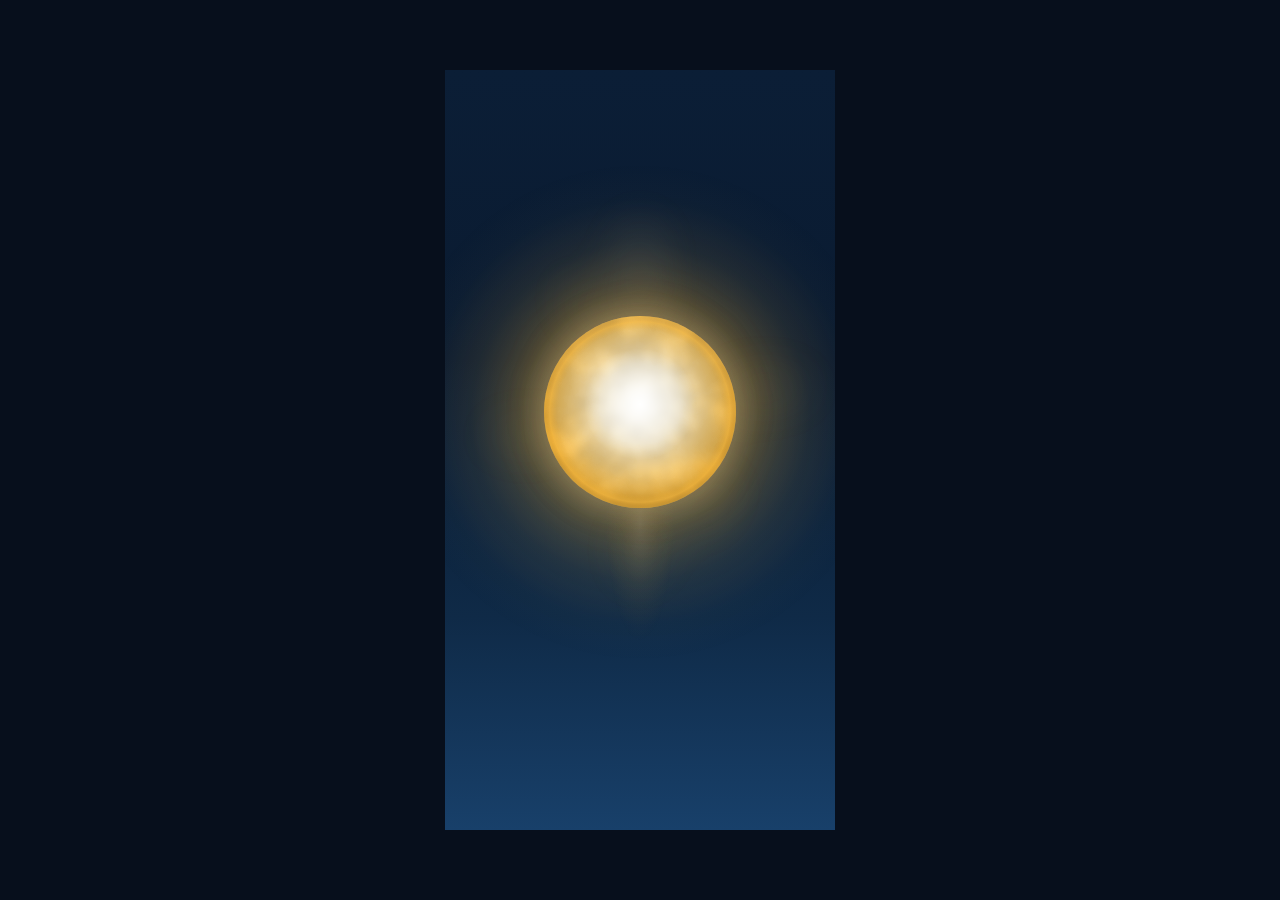
<file: _sun_test/svg-textured.html>
<!doctype html>
<html lang="en">
<head>
<meta charset="utf-8">
<meta name="viewport" content="width=device-width, initial-scale=1">
<title>Into Action Group — Sun (svg-textured)</title>
<style>
  html,body { margin:0; height:100%; background:#070f1c; }
  .stage { min-height:100%; display:flex; align-items:center; justify-content:center; }
  .frame {
    width:390px; height:760px; margin:0 auto; position:relative; overflow:hidden;
    background: linear-gradient(180deg, #0B1E36 0%, #0A1B31 38%, #0F2A47 72%, #18406A 100%);
  }
  /* The whole sun lives in this container so it can be transformed as one unit
     for the future "rising" animation (translate + scale + brighten). */
  .sun {
    position:absolute;
    left:50%;
    top:45%;
    width:520px;
    height:520px;
    transform:translate(-50%,-50%);
    will-change:transform,opacity;
  }
  .sun svg { display:block; width:100%; height:100%; overflow:visible; }
</style>
</head>
<body>
<div class="stage">
  <div class="frame">
    <div class="sun" role="img" aria-label="A luminous risen sun glowing warm gold over a deep navy dawn sky.">
      <svg viewBox="0 0 520 520" xmlns="http://www.w3.org/2000/svg">
        <defs>
          <!-- Organic shimmer for the corona/haze: low-frequency fractal noise,
               displaced so the glow edge breaks up instead of being a clean vector ring. -->
          <filter id="coronaTex" x="-60%" y="-60%" width="220%" height="220%" color-interpolation-filters="sRGB">
            <feTurbulence type="fractalNoise" baseFrequency="0.014 0.018" numOctaves="3" seed="7" stitchTiles="stitch" result="n"/>
            <feDisplacementMap in="SourceGraphic" in2="n" scale="26" xChannelSelector="R" yChannelSelector="G" result="disp"/>
            <feGaussianBlur in="disp" stdDeviation="11"/>
          </filter>

          <!-- Fine solar-surface grain for the disc: higher frequency, gentle displacement,
               kept subtle so it reads as heat texture, not noise. The silhouette is kept
               perfectly round by clipping AFTER this filter (see discClip usage). -->
          <filter id="discTex" x="-30%" y="-30%" width="160%" height="160%" color-interpolation-filters="sRGB">
            <feTurbulence type="fractalNoise" baseFrequency="0.045 0.052" numOctaves="4" seed="22" stitchTiles="stitch" result="grain"/>
            <feDisplacementMap in="SourceGraphic" in2="grain" scale="5" xChannelSelector="R" yChannelSelector="G" result="d"/>
            <feGaussianBlur in="d" stdDeviation="0.5"/>
          </filter>

          <!-- Soft mottled overlay that we multiply onto the disc for sunspot-like variation. -->
          <filter id="mottle" x="-30%" y="-30%" width="160%" height="160%" color-interpolation-filters="sRGB">
            <feTurbulence type="fractalNoise" baseFrequency="0.028" numOctaves="4" seed="41" stitchTiles="stitch" result="m"/>
            <feColorMatrix in="m" type="matrix"
              values="0 0 0 0 0
                      0 0 0 0 0
                      0 0 0 0 0
                      0.9 0.9 0.9 0 -0.55" result="mask"/>
            <feComponentTransfer in="mask" result="soft">
              <feFuncA type="gamma" amplitude="1" exponent="1.6" offset="0"/>
            </feComponentTransfer>
            <feGaussianBlur in="soft" stdDeviation="3"/>
          </filter>

          <!-- Big soft bloom for outer light scatter. -->
          <filter id="bloom" x="-80%" y="-80%" width="260%" height="260%" color-interpolation-filters="sRGB">
            <feGaussianBlur stdDeviation="26"/>
          </filter>

          <!-- WIDE outer atmospheric halo: white-hot core -> cream -> gold -> amber, fading
               to fully transparent (no navy mix — navy mixed with gold reads as muddy grey). -->
          <radialGradient id="halo" cx="50%" cy="50%" r="50%">
            <stop offset="0%"  stop-color="#FFFEF9" stop-opacity="0.95"/>
            <stop offset="14%" stop-color="#FFF1CF" stop-opacity="0.82"/>
            <stop offset="30%" stop-color="#FFE0A0" stop-opacity="0.5"/>
            <stop offset="48%" stop-color="#F6B83F" stop-opacity="0.26"/>
            <stop offset="68%" stop-color="#E0A93C" stop-opacity="0.10"/>
            <stop offset="85%" stop-color="#E0A93C" stop-opacity="0.02"/>
            <stop offset="100%" stop-color="#E0A93C" stop-opacity="0"/>
          </radialGradient>

          <!-- The disc itself: white-hot center grading to molten gold rim. -->
          <radialGradient id="disc" cx="50%" cy="46%" r="56%">
            <stop offset="0%"  stop-color="#FFFEF9"/>
            <stop offset="34%" stop-color="#FFF1CF"/>
            <stop offset="60%" stop-color="#FFD884"/>
            <stop offset="82%" stop-color="#F6B83F"/>
            <stop offset="96%" stop-color="#E0A93C"/>
            <stop offset="100%" stop-color="#D99A30"/>
          </radialGradient>

          <!-- Inner core hotspot to keep the very center reading as white-hot. -->
          <radialGradient id="core" cx="50%" cy="46%" r="40%">
            <stop offset="0%"  stop-color="#FFFEF9" stop-opacity="1"/>
            <stop offset="55%" stop-color="#FFF6E0" stop-opacity="0.55"/>
            <stop offset="100%" stop-color="#FFF1CF" stop-opacity="0"/>
          </radialGradient>

          <!-- Rim warmth: a thin molten amber edge to give the disc a "limb" / depth. -->
          <radialGradient id="rim" cx="50%" cy="50%" r="50%">
            <stop offset="0%"   stop-color="#E0A93C" stop-opacity="0"/>
            <stop offset="86%"  stop-color="#E0A93C" stop-opacity="0"/>
            <stop offset="94%"  stop-color="#F6B83F" stop-opacity="0.45"/>
            <stop offset="100%" stop-color="#C8861F" stop-opacity="0.0"/>
          </radialGradient>

          <!-- Faint elongated light pillar reflecting toward the horizon (downward),
               built as a soft radial so it has feathered sides, not a hard rectangle. -->
          <radialGradient id="pillar" cx="50%" cy="50%" r="50%">
            <stop offset="0%"  stop-color="#FFE0A0" stop-opacity="0.30"/>
            <stop offset="55%" stop-color="#F6B83F" stop-opacity="0.10"/>
            <stop offset="100%" stop-color="#F6B83F" stop-opacity="0"/>
          </radialGradient>

          <clipPath id="discClip"><circle cx="260" cy="260" r="96"/></clipPath>
        </defs>

        <!-- 1. Wide soft atmospheric halo (the bloom that makes it luminous, not flat). -->
        <circle cx="260" cy="260" r="250" fill="url(#halo)"/>

        <!-- 2. Organic, irregular haze ring — textured so the glow edge is broken, not vector.
                This is the "soft rays/scatter" without literal spokes. -->
        <g filter="url(#coronaTex)" opacity="0.9">
          <circle cx="260" cy="260" r="150" fill="url(#halo)"/>
        </g>

        <!-- 3. A few SOFT, IRREGULAR light streaks — varied length/width/opacity, heavily blurred.
                Light, not spikes. Warm only (gold/cream) so the bloom never desaturates to grey.
                Kept faint — the bloom + haze do most of the work. -->
        <g filter="url(#bloom)" opacity="0.42">
          <ellipse cx="260" cy="124" rx="8"  ry="56" fill="#FFE9B8" opacity="0.65"/>
          <ellipse cx="384" cy="236" rx="50" ry="7"  fill="#FFD884" opacity="0.42"/>
          <ellipse cx="146" cy="284" rx="44" ry="6"  fill="#FFD884" opacity="0.38"/>
          <ellipse cx="206" cy="158" rx="6"  ry="36" fill="#FFE0A0" opacity="0.42" transform="rotate(-32 206 158)"/>
          <ellipse cx="332" cy="352" rx="5"  ry="40" fill="#FFD884" opacity="0.36" transform="rotate(34 332 352)"/>
          <ellipse cx="260" cy="398" rx="9"  ry="32" fill="#FFE0A0" opacity="0.42"/>
        </g>

        <!-- 4. Faint downward light pillar toward the horizon — feathered ellipse, soft and
                short so it reads as gentle atmospheric scatter, not a comet tail. -->
        <ellipse cx="260" cy="372" rx="34" ry="118" fill="url(#pillar)" opacity="0.45"/>

        <!-- 5. Bloom layer hugging the disc for the bright halo right at the edge. -->
        <circle cx="260" cy="260" r="118" fill="url(#halo)" filter="url(#bloom)" opacity="0.8"/>

        <!-- 6. The sun disc. Surface gets organic displacement for shimmer, but the whole
                textured layer is clipped to a clean round disc so the limb stays circular
                (the lumpy-potato silhouette was the cheap tell in the first draft). -->
        <g clip-path="url(#discClip)">
          <g filter="url(#discTex)">
            <circle cx="260" cy="260" r="104" fill="url(#disc)"/>
          </g>
        </g>

        <!-- 7. Sunspot-style mottling multiplied over the disc (clipped to the disc). -->
        <g clip-path="url(#discClip)" style="mix-blend-mode:multiply" opacity="0.16">
          <circle cx="260" cy="260" r="96" fill="#C8861F" filter="url(#mottle)"/>
        </g>

        <!-- 8. Warm molten rim/limb for depth. -->
        <circle cx="260" cy="260" r="96" fill="url(#rim)"/>

        <!-- 9. White-hot inner core, screen-blended so the center truly glows. Centered. -->
        <g style="mix-blend-mode:screen">
          <circle cx="260" cy="258" r="70" fill="url(#core)"/>
        </g>
      </svg>
    </div>
  </div>
</div>
</body>
</html>
</file>
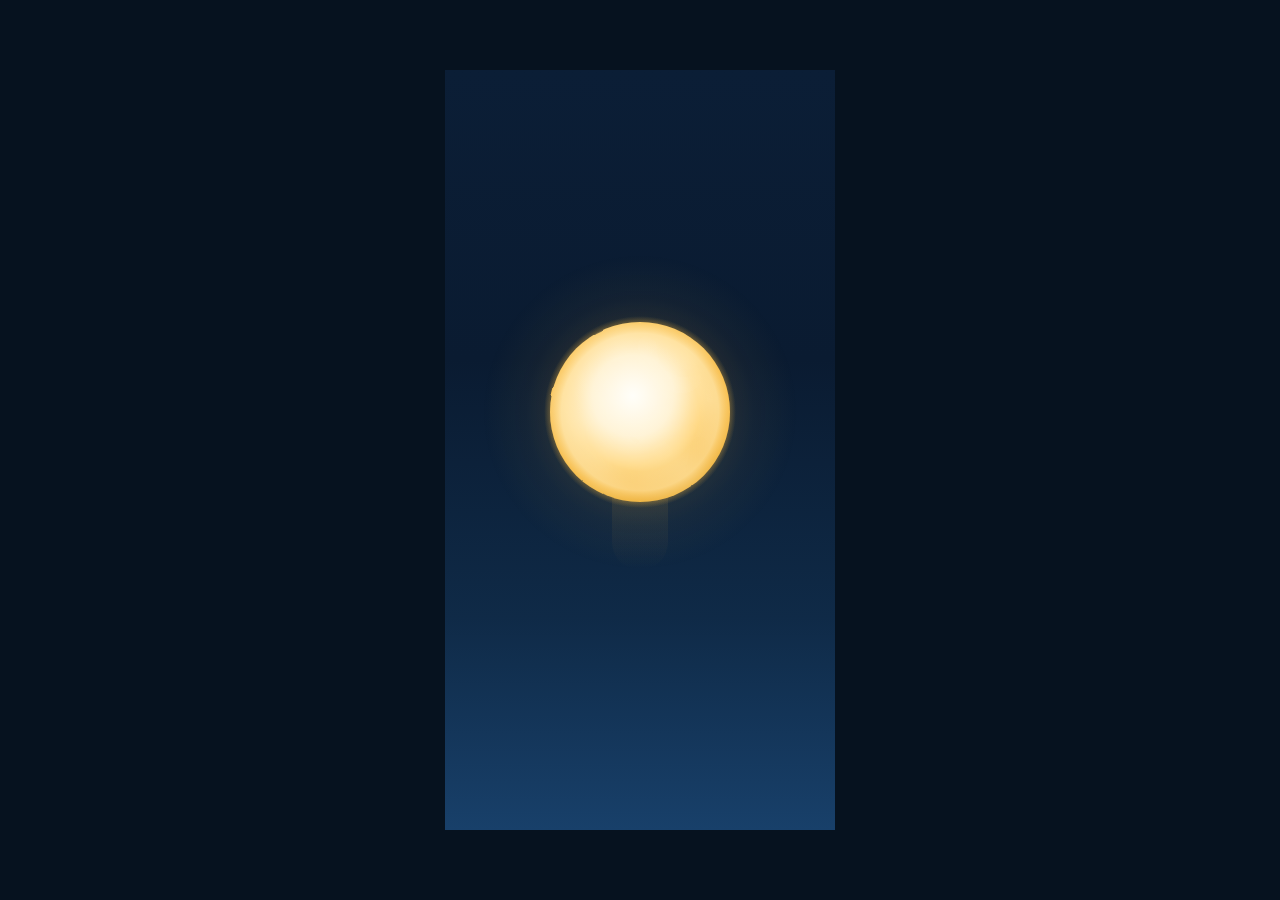
<file: _sun_test/textured-v2.html>
<!doctype html>
<html lang="en">
<head>
<meta charset="utf-8">
<meta name="viewport" content="width=device-width, initial-scale=1">
<title>Into Action Group — Sun</title>
<style>
  html,body { margin:0; height:100%; background:#06121f; }
  body { display:flex; align-items:center; justify-content:center; }
  .frame { width:390px; height:760px; margin:0 auto; position:relative; overflow:hidden;
    background: linear-gradient(180deg, #0B1E36 0%, #0A1B31 38%, #0F2A47 72%, #18406A 100%); }

  /* The whole sun lives in ONE container — this is what later animates (translate+scale+opacity). */
  .sun {
    position:absolute;
    left:50%;
    top:45%;
    width:320px;
    height:320px;
    transform:translate(-50%,-50%);
    will-change:transform,opacity;
  }
  .sun svg { display:block; width:100%; height:100%; overflow:visible; }
</style>
</head>
<body>
  <div class="frame">
    <div class="sun">
      <!-- viewBox gives the corona + base pillar room while keeping every filter region small. -->
      <svg viewBox="0 0 320 320" xmlns="http://www.w3.org/2000/svg" aria-label="Glowing sun">
        <defs>
          <!-- Soft, wide corona bloom -->
          <radialGradient id="corona" cx="50%" cy="50%" r="50%">
            <stop offset="0%"   stop-color="#FFD884" stop-opacity="0.50"/>
            <stop offset="24%"  stop-color="#F6B83F" stop-opacity="0.30"/>
            <stop offset="48%"  stop-color="#E0A93C" stop-opacity="0.14"/>
            <stop offset="72%"  stop-color="#E0A93C" stop-opacity="0.045"/>
            <stop offset="100%" stop-color="#E0A93C" stop-opacity="0"/>
          </radialGradient>

          <!-- Clean luminous rim hugging the disc edge -->
          <radialGradient id="rimGlow" cx="50%" cy="50%" r="50%">
            <stop offset="0%"   stop-color="#FFF1CF" stop-opacity="0"/>
            <stop offset="62%"  stop-color="#FFF1CF" stop-opacity="0"/>
            <stop offset="82%"  stop-color="#FFE7AE" stop-opacity="0.50"/>
            <stop offset="93%"  stop-color="#F6B83F" stop-opacity="0.32"/>
            <stop offset="100%" stop-color="#E0A93C" stop-opacity="0"/>
          </radialGradient>

          <!-- Disc body: white-hot core -> cream -> warm gold, lit slightly high-left -->
          <radialGradient id="disc" cx="46%" cy="41%" r="64%">
            <stop offset="0%"   stop-color="#FFFEF9"/>
            <stop offset="15%"  stop-color="#FFF8E6"/>
            <stop offset="35%"  stop-color="#FFF1CF"/>
            <stop offset="60%"  stop-color="#FFD884"/>
            <stop offset="83%"  stop-color="#F6B83F"/>
            <stop offset="100%" stop-color="#E0A93C"/>
          </radialGradient>

          <!-- Concentrated white-hot core -->
          <radialGradient id="core" cx="46%" cy="41%" r="33%">
            <stop offset="0%"   stop-color="#FFFEF9" stop-opacity="0.98"/>
            <stop offset="42%"  stop-color="#FFF8E6" stop-opacity="0.45"/>
            <stop offset="100%" stop-color="#FFF1CF" stop-opacity="0"/>
          </radialGradient>

          <!-- Restrained vertical light scatter at the base -->
          <linearGradient id="pillar" x1="0" y1="0" x2="0" y2="1">
            <stop offset="0%"   stop-color="#FFE7AE" stop-opacity="0"/>
            <stop offset="16%"  stop-color="#FFE7AE" stop-opacity="0.16"/>
            <stop offset="55%"  stop-color="#F6B83F" stop-opacity="0.085"/>
            <stop offset="100%" stop-color="#E0A93C" stop-opacity="0"/>
          </linearGradient>

          <!-- GENTLE warm surface texture.
               Low baseFrequency + 2 octaves = soft large-scale undulation, not cloudy noise.
               Output is WARM LIGHT (cream) only — no dark blotches — so it reads as luminous
               variation, never grime/smoke. Clipped to the disc; small filter region. -->
          <filter id="surface" x="-4%" y="-4%" width="108%" height="108%" color-interpolation-filters="sRGB">
            <feTurbulence type="fractalNoise" baseFrequency="0.013 0.017" numOctaves="2"
                          seed="6" stitchTiles="stitch" result="noise"/>
            <!-- Map noise luminance into a soft alpha, then tint it cream so the texture only
                 ever ADDS gentle warm light. -->
            <feColorMatrix in="noise" type="matrix"
              values="0 0 0 0 1
                      0 0 0 0 0.94
                      0 0 0 0 0.81
                      0 0 0 0.65 0" result="tinted"/>
            <feGaussianBlur in="tinted" stdDeviation="0.9"/>
          </filter>

          <!-- Whisper displacement so the disc gradient isn't plasticky; edge stays round. -->
          <filter id="warp" x="-6%" y="-6%" width="112%" height="112%" color-interpolation-filters="sRGB">
            <feTurbulence type="fractalNoise" baseFrequency="0.02" numOctaves="2"
                          seed="11" stitchTiles="stitch" result="n"/>
            <feDisplacementMap in="SourceGraphic" in2="n" scale="2.4"
                               xChannelSelector="R" yChannelSelector="G"/>
          </filter>

          <clipPath id="discClip">
            <circle cx="160" cy="160" r="90"/>
          </clipPath>
        </defs>

        <!-- 1. Outer corona bloom -->
        <circle cx="160" cy="160" r="158" fill="url(#corona)"/>

        <!-- 2. Restrained base light pillar -->
        <rect x="132" y="160" width="56" height="158" fill="url(#pillar)" rx="28"/>

        <!-- 3. The disc — round, luminous, faintly warped -->
        <g filter="url(#warp)">
          <circle cx="160" cy="160" r="90" fill="url(#disc)"/>
        </g>

        <!-- 4. Whisper-thin warm surface texture (additive warm light only), clipped to disc -->
        <g clip-path="url(#discClip)" opacity="0.5" style="mix-blend-mode:screen">
          <rect x="68" y="68" width="184" height="184" filter="url(#surface)"/>
        </g>

        <!-- 5. White-hot core on top -->
        <circle cx="160" cy="160" r="90" fill="url(#core)"/>

        <!-- 6. Clean luminous rim to re-seal the edge -->
        <circle cx="160" cy="160" r="96" fill="url(#rimGlow)"/>
      </svg>
    </div>
  </div>
</body>
</html>
</file>
<file: css/styles.css>
/* ============================================================================
   INTO ACTION GROUP — styles.css   (the design layer; edit content.js, not this)
   ============================================================================ */

/* Local, openly licensed fonts; also included in the offline app shell. */
@font-face {
  font-family: "Lora"; font-style: normal; font-weight: 400 700;
  font-display: swap; src: url("../assets/fonts/lora-latin-variable.woff2") format("woff2");
}
@font-face {
  font-family: "Source Sans 3"; font-style: normal; font-weight: 400 750;
  font-display: swap; src: url("../assets/fonts/source-sans-3-latin-variable.woff2") format("woff2");
}

:root {
  --navy:        #12354A;
  --navy-2:      #204B62;   /* gradient bottom of hero / chrome */
  --navy-line:   rgba(255,255,255,.12);
  --bg:          #EDF2F4;   /* cool daylight behind warm reading pages */
  --card:        #FFFEFB;
  --surface-cool: #E4EDF1;
  --surface-warm: #F8F1E4;
  --gold:        #EDC06D;
  --gold-press:  #DFAA47;   /* warm button fill */
  --gold-ink:    #815617;   /* readable gold text on light surfaces */
  --gold-soft:   #F7EDDA;   /* branded icon-chip tint */
  --text:        #1D2E39;
  --muted:       #516270;   /* warm grey */
  --line:        #D5E0E5;   /* warm hairline */
  --warn:        #A33124;

  --radius:      12px;
  --radius-sm:   8px;
  --shadow:      0 2px 5px rgba(18,53,74,.04);
  --shadow-sm:   0 1px 2px rgba(18,53,74,.04);
  --space-1:     4px;
  --space-2:     8px;
  --space-3:     12px;
  --space-4:     16px;
  --space-5:     20px;
  --space-6:     24px;
  --space-7:     32px;

  --type-ui:       1rem/1.4 var(--sans);
  --type-label:    650 .875rem/1.3 var(--sans);
  --type-body:     450 1.1875rem/1.65 var(--sans);
  --type-caption:  450 1rem/1.5 var(--sans);
  --type-card:     600 1.4375rem/1.25 var(--serif);
  --type-section:  700 .875rem/1.35 var(--sans);
  --type-display:  600 clamp(1.9375rem, 8.5vw, 2.5rem)/1.04 var(--serif);

  --topbar-h:    54px;
  --tabbar-h:    68px;
  --maxw:        560px;

  --serif: "Lora", Georgia, "Times New Roman", serif;
  --sans:  "Source Sans 3", -apple-system, BlinkMacSystemFont, "Segoe UI", Roboto, system-ui, "Helvetica Neue", Arial, sans-serif;
}

* { box-sizing: border-box; }
html, body { margin: 0; padding: 0; height: 100%; }
/* iOS Home Screen apps can leave a bottom gap when the outer page uses
   percentage heights with a translucent status bar. Keep the inner app on
   dynamic viewport height and preserve its navigation safe-area padding. */
@supports (-webkit-touch-callout: none) {
  @media (display-mode: standalone) {
    html, body { height: 100vh; }
  }
}
html[data-text-size="large"] { font-size: 125%; }
html[data-text-size="extra-large"] { font-size: 150%; }
.sr-only { position: absolute; width: 1px; height: 1px; padding: 0; margin: -1px;
  overflow: hidden; clip-path: inset(50%); white-space: nowrap; border: 0; }
body {
  font-family: var(--sans);
  font-size: 1rem;
  line-height: 1.5;
  color: var(--text);
  background: var(--navy);              /* behind safe areas */
  -webkit-font-smoothing: antialiased;
  text-rendering: optimizeLegibility;
  -webkit-tap-highlight-color: transparent;
}
a { color: inherit; text-decoration: none; }
button { font-family: inherit; }
.ic { width: 22px; height: 22px; display: block; flex: none; }
a:focus-visible, button:focus-visible, input:focus-visible {
  outline: 3px solid var(--gold-ink);
  outline-offset: 3px;
}

#topbar :focus-visible, #tabbar :focus-visible, .dawn :focus-visible,
#banner :focus-visible { outline-color: #FFE1A3; }

/* ---- App shell --------------------------------------------------------- */
#app {
  display: flex; flex-direction: column;
  height: 100dvh; max-width: var(--maxw); margin: 0 auto;
  background: var(--bg); position: relative; overflow: hidden;
}

/* Top bar */
#topbar {
  flex: none; display: flex; align-items: center; justify-content: center;
  height: calc(var(--topbar-h) + env(safe-area-inset-top));
  padding: env(safe-area-inset-top) 8px 0;
  background: var(--navy); color: #fff;
  box-shadow: inset 0 -1px 0 rgba(237,192,109,.55);
  position: relative; z-index: 5;
}
.topbar__side { position: absolute; top: env(safe-area-inset-top); height: var(--topbar-h);
  display: flex; align-items: center; }
.topbar__side--left  { left: 6px; }
.topbar__side--right { right: 6px; }
.topbar__title {
  font: 600 1.3125rem/1.2 var(--serif); margin: 0; letter-spacing: -.015em;
  max-width: calc(100% - 112px); white-space: nowrap; overflow: hidden; text-overflow: ellipsis;
}
.topbar__brand { display: flex; align-items: center; gap: 8px; font: 600 1.125rem/1 var(--serif);
  letter-spacing: 0; padding-left: 6px; }
.topbar__brand .mark { width: 26px; height: 26px; }
.iconbtn {
  width: 44px; height: 44px; border: 1px solid rgba(255,255,255,.09);
  background: rgba(255,255,255,.045); color: #fff;
  display: grid; place-items: center; border-radius: 50%; cursor: pointer;
}
.iconbtn:active { background: rgba(255,255,255,.12); }

/* Opening notice: existing warm notice surface and accessible touch target. */
#updateNotice {
  flex: none; display: flex; align-items: center; gap: 8px;
  padding: 10px 12px 10px 16px;
  background: var(--gold-soft); color: var(--navy);
  border-bottom: 1px solid var(--gold);
  font: var(--type-ui);
}
#updateNotice[hidden] { display: none; }
#updateNotice p { flex: 1; min-width: 0; margin: 0; }
#updateNotice a {
  font-weight: 650; text-decoration: underline; text-underline-offset: 3px;
  overflow-wrap: anywhere;
}
.update-notice__close {
  flex: none; width: 44px; height: 44px; display: grid; place-items: center;
  border: 1px solid var(--gold); border-radius: 50%;
  background: transparent; color: var(--navy); font-size: 1.75rem;
  line-height: 1; cursor: pointer; touch-action: manipulation;
}
.update-notice__close:active { background: var(--gold); }

/* Content area */
#content {
  flex: 1; overflow-y: auto; -webkit-overflow-scrolling: touch;
  background: var(--bg);
}
#content.is-home { background: var(--navy); }   /* lets hero bleed under the bar */

.view { padding: 18px 16px calc(22px + env(safe-area-inset-bottom)); }
#content.is-home .view { padding: 0; }
.section { max-width: 100%; overflow-wrap: anywhere; }

/* Enter transition */
.view { opacity: 0; transform: translateY(7px); transition: opacity .24s ease, transform .24s ease; }
.view--in { opacity: 1; transform: none; }
@media (prefers-reduced-motion: reduce) { .view { transition: none; opacity: 1; transform: none; } }

/* Bottom tab bar */
#tabbar {
  flex: none; display: flex; background: var(--navy);
  border-top: 1px solid var(--navy-line);
  padding-bottom: env(safe-area-inset-bottom);
  min-height: calc(var(--tabbar-h) + env(safe-area-inset-bottom));
  z-index: 5;
}
.tab {
  position: relative;
  flex: 1; display: flex; flex-direction: column; align-items: center; justify-content: center;
  gap: 3px; color: #E6EDF4; min-height: calc(var(--tabbar-h) - 1px); cursor: pointer;
  min-width: 0; padding: 5px 0;
}
.tab__ic { width: 23px; height: 23px; }
.tab__label { font-size: calc(.375rem + 7.5px); line-height: 1.2; font-weight: 650; letter-spacing: 0; text-align: center; overflow-wrap: anywhere; }
.tab.is-active {
  color: #FFDA96; background: rgba(255,255,255,.055);
}

.tab.is-active::before {
  content: ""; position: absolute; top: 0; left: 50%; transform: translateX(-50%);
  width: 26px; height: 3px; background: var(--gold); border-radius: 0 0 3px 3px;
}

/* Give the longest tab label enough room on narrow phones. */
@media (max-width: 360px) {
  .tab__label { font-size: calc(.25rem + 9.5px); }
  .tab[href="#/daily-reflections"] { flex-grow: 1.15; }
}

/* Grow navigation labels gently and reserve space for longer names. */
html[data-text-size="large"] .tab[href="#/meetings"],
html[data-text-size="extra-large"] .tab[href="#/meetings"] { flex-grow: 1.25; }
html[data-text-size="large"] .tab[href="#/daily-reflections"],
html[data-text-size="extra-large"] .tab[href="#/daily-reflections"] { flex-grow: 1.45; }
html[data-text-size="large"] .tab[href="#/seventh-tradition"],
html[data-text-size="extra-large"] .tab[href="#/seventh-tradition"] { flex-grow: 1.1; }
html[data-text-size="large"] .tab[href="#/more"],
html[data-text-size="extra-large"] .tab[href="#/more"] { flex-grow: .7; }

/* ---- Home: "First Light" dawn view ------------------------------------- */
.dawn {
  position: relative; overflow: hidden;
  min-height: calc(100dvh - var(--topbar-h) - var(--tabbar-h) - env(safe-area-inset-top) - env(safe-area-inset-bottom));
  display: flex; flex-direction: column; align-items: center; text-align: center;
  color: #fff;
  padding: 14px 22px calc(24px + env(safe-area-inset-bottom));
  /* base night sky — the warm dawn glow lives in .dawn__sky and grows with the sun */
  background: linear-gradient(180deg, #0D223B 0%, #12314F 40%, #1D425F 74%, #2A5574 100%);
}
/* Pre-dawn background sculpture — dissolves as the sun rises (opacity = --bg-op) */
.dawn__bg {
  position: absolute; inset: 0; z-index: 0; pointer-events: none;
  background-size: cover; background-position: center 40%; background-repeat: no-repeat;
  opacity: var(--bg-op, 0);
  -webkit-mask: radial-gradient(125% 92% at 50% 44%, #000 32%, rgba(0,0,0,.5) 60%, transparent 80%);
          mask: radial-gradient(125% 92% at 50% 44%, #000 32%, rgba(0,0,0,.5) 60%, transparent 80%);
}
.dawn__bg::after {            /* tint it into the navy night — no hard photo edge */
  content: ""; position: absolute; inset: 0;
  background: linear-gradient(180deg, rgba(8,22,39,.42) 0%, rgba(8,22,39,.66) 70%, rgba(8,22,39,.85) 100%);
}
/* Warm sunrise glow that washes in as the sun climbs (opacity = --glow-op) */
.dawn__sky {
  position: absolute; inset: 0; z-index: 0; pointer-events: none;
  opacity: var(--glow-op, 0);
  background:
    radial-gradient(120% 70% at 50% 56%, rgba(255,184,92,.50) 0%, rgba(224,160,55,.18) 30%, transparent 62%),
    linear-gradient(180deg, transparent 40%, rgba(224,150,60,.10) 100%);
}
.dawn__head, .dawn__reflection { text-shadow: 0 1px 16px rgba(0,0,0,.45); }
.dawn__head { position: relative; z-index: 2; }
.dawn__name {
  font: var(--type-display);
  letter-spacing: 0; margin: 6px 0 0; color: #fff;
}
.dawn__kicker {
  font: 650 .9375rem/1.35 var(--sans); letter-spacing: 1px; text-transform: uppercase;
  color: #E6EDF4; margin: 18px 0 3px;
}
.dawn__live {
  display: inline-flex; align-items: center; gap: 9px;
  font: 600 clamp(1.5rem, 7vw, 1.875rem)/1 var(--serif); color: var(--gold); letter-spacing: .3px;
}
.dawn__live--time { color: #FFE6B0; }
.dawn__dot {
  width: 9px; height: 9px; border-radius: 50%; background: #5BD08A;
  box-shadow: 0 0 0 0 rgba(91,208,138,.6); animation: livePulse 2s ease-out infinite;
}
.dawn__tag { font: italic 500 1.125rem/1.4 var(--serif); color: #FFF4DF; margin: 12px 0 0; }
.dawn__sub {
  font: 600 .9375rem/1.5 var(--sans); letter-spacing: .35px;
  color: #E6EDF4; margin: 8px 0 0;
}

/* The sun — textured light within the original rise, scale and layout. */
.sun {
  position: relative; width: 230px; height: 220px; flex: none; margin: 8px 0 4px; z-index: 1;
  transform: translateY(var(--sun-y, 0)) scale(var(--sun-scale, 1));
  opacity: var(--sun-op, 1);
}
.sun > * { position: absolute; left: 50%; top: 56%; transform: translate(-50%, -50%); border-radius: 50%; }
.sun__core {
  width: 320px; height: 320px;
  background: url("../assets/sun-corona-v1.webp") center / contain no-repeat;
  -webkit-mask: radial-gradient(circle, #000 46%, rgba(0,0,0,.85) 56%, transparent 71%);
          mask: radial-gradient(circle, #000 46%, rgba(0,0,0,.85) 56%, transparent 71%);
  animation: sunBreathe 16s ease-in-out infinite;
}
.sun__glow {
  width: 420px; height: 420px;
  background: radial-gradient(circle, rgba(255,215,145,.24) 0%, rgba(246,167,63,.12) 30%, rgba(224,160,55,0) 65%);
  opacity: .8;
}
/* A faint outer corona drifts independently; the bright disc stays steady. */
.sun__rays {
  width: 390px; height: 390px;
  background: url("../assets/sun-corona-v1.webp") center / contain no-repeat;
  -webkit-mask: radial-gradient(circle, transparent 34%, #000 45%, transparent 69%);
          mask: radial-gradient(circle, transparent 34%, #000 45%, transparent 69%);
  opacity: .28;
  animation: sunDrift 120s linear infinite;
}
.sun__pillar { display: none; }
@keyframes sunDrift {
  from { transform: translate(-50%, -50%) rotate(0deg); }
  to { transform: translate(-50%, -50%) rotate(360deg); }
}
@keyframes sunBreathe {
  0%, 100% { transform: translate(-50%, -50%) scale(1); opacity: .94; }
  50% { transform: translate(-50%, -50%) scale(1.025); opacity: 1; }
}
@keyframes livePulse {
  0%   { box-shadow: 0 0 0 0 rgba(91,208,138,.55); }
  70%  { box-shadow: 0 0 0 7px rgba(91,208,138,0); }
  100% { box-shadow: 0 0 0 0 rgba(91,208,138,0); }
}
@media (prefers-reduced-motion: reduce) { .sun__rays, .sun__core, .dawn__dot { animation: none; } }

/* Join CTA + reflection */
.dawn__join { max-width: 340px; width: 100%; margin: 6px auto 0; position: relative; z-index: 2; }
.dawn__reflection {
  margin-top: auto; width: 100%; max-width: 380px;
  display: flex; flex-direction: column; align-items: center; gap: 6px;
  padding-top: 22px; border-top: 1px solid rgba(255,255,255,.12);
  position: relative; z-index: 2;
}
.dawn__rk { font: 650 .9375rem/1.4 var(--sans); letter-spacing: .6px; color: #FFE1A3; }
.dawn__rline { font: 400 1.125rem/1.55 var(--serif); color: #FFFFFF; }
.dawn__rlink { display: inline-flex; align-items: center; gap: 6px; font: 650 1rem/1.4 var(--sans); color: #FFE1A3; margin-top: 2px; }
.dawn__rlink-ic { width: 15px; height: 15px; }

/* ---- Section / group titles ------------------------------------------- */
.group-title {
  font: var(--type-section); text-transform: uppercase; letter-spacing: .08em;
  color: var(--navy-2); margin: 28px 2px 12px;
  display: flex; align-items: center; gap: 10px;
}
.group-title::before {
  content: ""; width: 22px; height: 1px; background: var(--gold); border-radius: 2px; flex: none;
}

/* ---- Generic cards ----------------------------------------------------- */
.card {
  background: var(--card); border-radius: var(--radius);
  border: 1px solid var(--line); box-shadow: var(--shadow);
  padding: 20px; margin-bottom: 16px;
}
.card__title {
  font: var(--type-card); color: var(--navy); letter-spacing: -.015em; margin: 0 0 12px;
}
.card__body { color: var(--text); }
.card__body p { margin: 0 0 11px; font: var(--type-body); }
.card__body p:last-child { margin-bottom: 0; }

.card--row { display: flex; align-items: center; gap: 12px; cursor: pointer; }
.card--list { padding: 2px 0; overflow: hidden; }

/* ---- Address ----------------------------------------------------------- */
.addr { align-items: flex-start; }
.addr__ic {
  width: 40px; height: 40px; border-radius: 10px; display: grid; place-items: center;
  background: var(--surface-cool); color: var(--navy-2); flex: none;
  border: 1px solid #C6D7DF;
}
.addr__text { display: flex; flex-direction: column; gap: 3px; flex: 1; }
.addr__text strong {
  font-size: 1.1875rem; line-height: 1.3; font-weight: 650; color: var(--navy);
}
.addr__text span { font: var(--type-caption); color: var(--muted); }
.addr__cta { color: var(--gold-ink) !important; font-weight: 650; font-size: .9375rem !important; margin-top: 4px; }
.row__chev { width: 20px; height: 20px; color: var(--muted); flex: none; align-self: center; }

/* ---- Schedule ---------------------------------------------------------- */
.sched { padding: 6px 16px; }
.sched__row { display: flex; align-items: center; justify-content: space-between;
  padding: 12px 0; border-bottom: 1px solid var(--line); }
.sched__row:last-of-type { border-bottom: 0; }
.sched__label { font-size: 1.0625rem; font-weight: 560; }
.sched__value { font-size: 1.0625rem; font-weight: 700; display: flex; align-items: center; gap: 8px; }
.pill { font: var(--type-label); text-transform: uppercase; letter-spacing: .4px;
  padding: 4px 8px; border-radius: 999px; background: rgba(11,30,54,.08); color: var(--navy); }
.pill--warn { background: rgba(192,57,43,.12); color: var(--warn); }
.sched__note { font: var(--type-caption); color: var(--muted); padding: 8px 0 12px; }

/* ---- Meeting emblems ---------------------------------------------------- */
.meeting-marks {
  display: grid; gap: 14px; margin-bottom: 16px;
}
.meeting-mark {
  position: relative; overflow: hidden; display: flex; align-items: center;
  gap: 16px; min-height: 118px; padding: 18px 16px;
  border: 1px solid var(--line); border-left: 3px solid #A8BEC9;
  border-radius: var(--radius); background: var(--card); box-shadow: var(--shadow-sm);
}
.meeting-mark::before {
  content: none;
}
.meeting-mark:first-child { border-left-color: var(--gold-ink); background: #FFFAF0; }
.meeting-mark__art {
  flex: 0 0 78px; width: 78px; height: 78px; display: grid; place-items: center;
  border-radius: 50%; background: var(--navy);
  box-shadow: inset 0 0 0 1px rgba(237,192,109,.45), 0 0 0 5px var(--surface-cool);
}
.meeting-emblem {
  width: 74px;
  height: 74px;
  color: #F1C766;
}
.meeting-emblem__halo {
  fill: rgba(224,169,60,.09);
  stroke: rgba(241,199,102,.42);
  stroke-width: 1.2;
}
.meeting-emblem__rays {
  stroke: rgba(241,199,102,.68);
  stroke-width: 1.8;
  stroke-linecap: round;
}
.meeting-emblem__line {
  stroke: #FFE0A0;
  stroke-width: 2.6;
  stroke-linecap: round;
  stroke-linejoin: round;
}
.meeting-emblem__accent {
  stroke: var(--gold);
  stroke-width: 2.1;
  stroke-linecap: round;
  stroke-linejoin: round;
}
.meeting-emblem__chairs {
  stroke: rgba(255,224,160,.86);
  stroke-width: 2.1;
  stroke-linejoin: round;
}
.meeting-mark__copy {
  flex: 1;
  min-width: 0;
}
.meeting-mark__title {
  margin: 0; font: 600 1.375rem/1.3 var(--serif); color: var(--navy); letter-spacing: -.015em;
}
.meeting-mark__time {
  margin: 7px 0 0; font: 650 1.0625rem/1.4 var(--sans);
  font-variant-numeric: tabular-nums; color: var(--gold-ink);
}
.meeting-mark__note {
  margin: 6px 0 0;
  font: var(--type-caption);
  color: var(--muted);
}

/* ---- Rows (lists) ------------------------------------------------------ */
.row {
  display: flex; align-items: center; gap: 14px; width: 100%;
  min-height: 68px; padding: 14px 18px; border-bottom: 1px solid var(--line);
  background: none; border-left: 0; border-right: 0; border-top: 0; text-align: left;
  cursor: pointer; color: var(--navy); font-size: 1.125rem; line-height: 1.4;
}
.row:last-child { border-bottom: 0; }
.row:focus-visible, .tab:focus-visible { outline-offset: -4px; }
.row--static { cursor: default; }
.row:active { background: rgba(120,92,40,.055); }
.row--static:active { background: transparent; }
.row__ic {
  width: 38px; height: 38px; border-radius: 10px; display: grid; place-items: center;
  background: var(--surface-cool); color: var(--navy-2); border: 1px solid #D0DEE5; flex: none;
}
.row__ic .ic { width: 20px; height: 20px; }
.row__text { flex: 1; min-width: 0; display: flex; flex-direction: column; gap: 2px; }
.row__label { font-weight: 650; }
.row__sub { font: var(--type-caption); color: var(--muted); }

/* The chair's reader is the main destination within the More menu. */
.section--more .row[href="#/meeting-script"] { background: var(--navy); color: #FFF8E9; }
.section--more .row[href="#/meeting-script"] .row__label { font: 600 1.25rem/1.35 var(--serif); }
.section--more .row[href="#/meeting-script"] .row__ic {
  background: rgba(237,192,109,.13); color: #FFDA96; border-color: rgba(237,192,109,.3);
}
.section--more .row[href="#/meeting-script"] .row__chev { color: #FFDA96; }
.section--more #textSizeBtn, .section--more #installAppBtn { background: #F4F8F9; }
.section--more .row[href="#/meeting-script"]:focus-visible { outline-color: var(--gold); outline-offset: -4px; }

/* ---- Buttons ----------------------------------------------------------- */
.btn {
  display: flex; align-items: center; justify-content: center; gap: 10px;
  width: 100%; min-height: 55px; padding: 14px 18px; border-radius: 10px;
  font-size: 1.125rem; font-weight: 700; line-height: 1.4;
  cursor: pointer; margin-bottom: 14px; border: 0;
  transition: transform .08s ease, filter .12s ease;
}
.btn:active { transform: scale(.99); }
.btn-ic { width: 19px; height: 19px; flex: none; }
.btn--primary {
  background: linear-gradient(180deg, #F1CB82 0%, #E7B659 100%); color: #29200F;
  border: 1px solid #DDAA4A;
  box-shadow: inset 0 1px 0 rgba(255,255,255,.5), 0 2px 0 rgba(129,86,23,.12);
}
.btn--primary:active { filter: brightness(.97); }
.btn--secondary {
  background: #F6FAFB; color: var(--navy); border: 1px solid #91ACBB;
}

/* ---- Note callouts ----------------------------------------------------- */
.note {
  border-radius: var(--radius-sm); padding: 13px 16px;
  font: 450 1.0625rem/1.55 var(--sans); margin-bottom: 16px;
  background: var(--surface-cool); color: #294B5F; border-left: 3px solid #6B93A8;
}
.note--gold {
  background: var(--gold-soft); color: #634814; border-left-color: var(--gold-ink);
}
.note--warn { background: rgba(192,57,43,.10); color: var(--warn); border-left-color: var(--warn); }

/* ---- Prayers ----------------------------------------------------------- */
.prayer { padding: 0; overflow: hidden; }
.section[data-section="prayers"] > .prayer:first-child { border-color: #AFC4CE; }
.section[data-section="prayers"] > .prayer:first-child .card__title {
  background: var(--navy); color: #FFF8E9; border-bottom: 3px solid var(--gold);
}
.prayer .card__title {
  margin: 0; padding: 19px 22px 17px; background: var(--surface-warm);
  border-bottom: 1px solid #E6D9C4;
}
.prayer__body {
  padding: 20px 22px 24px; font: 450 1.3125rem/1.7 var(--serif); color: var(--text);
}
.prayer__empty { font-size: .875rem; color: var(--muted); font-style: italic;
  background: rgba(11,30,54,.04); border-radius: var(--radius-sm); padding: 14px; text-align: center; }
.prayer__note {
  font: var(--type-caption); color: var(--muted); margin: 18px 20px 14px;
}
.prayer__link {
  width: calc(100% - 40px); margin: 0 20px 20px;
}

/* ---- Editorial article layout ----------------------------------------- */
.section--article { padding-top: 2px; }
.article {
  position: relative; background: var(--card); border: 1px solid var(--line);
  border-top: 3px solid var(--gold-ink); border-radius: var(--radius);
  box-shadow: var(--shadow); padding: 24px 22px; margin-bottom: 16px;
}
.article::before {
  content: none;
}
.article__block + .article__block { margin-top: 18px; padding-top: 18px; border-top: 1px solid rgba(226,215,198,.7); }
.article__title {
  font: 600 1.4375rem/1.3 var(--serif); letter-spacing: -.015em;
  margin: 0 0 14px; color: var(--navy);
}
.article__title--lead {
  font-size: 1.75rem; line-height: 1.25;
}
.article__body p {
  margin: 0 0 17px; font: var(--type-body); color: var(--text);
}
.article__body p:last-child { margin-bottom: 0; }
.article__note {
  margin: 18px 0;
  padding: 12px 14px;
  border-left: 2px solid var(--gold);
  border-radius: var(--radius-sm);
  background: rgba(224,169,60,.11);
  color: #5c4418;
  font: 500 1rem/1.55 var(--sans);
}
.article-prayer {
  margin: 24px 0; padding: 20px 18px; border-radius: var(--radius-sm);
  border: 1px solid #E3D4B9; background: var(--surface-warm);
}
.article-prayer__title {
  margin: 0 0 12px;
  font: 650 1.1875rem/1.2 var(--serif);
  color: var(--navy);
  text-align: center;
}
.article-prayer__title::after {
  content: "";
  display: block;
  width: 42px;
  height: 1px;
  margin: 11px auto 0;
  background: var(--gold);
}
.article-prayer__body {
  font: 450 1.3125rem/1.7 var(--serif); color: var(--text);
}
.article-prayer__note {
  margin: 0 0 12px;
  font: var(--type-caption);
  color: var(--muted);
}

/* ---- PDF viewer (interactive, PDF.js) ---------------------------------- */
.pdf-card { padding: 0; overflow: hidden; }
.pdf-card__head {
  display: flex; align-items: center; justify-content: space-between; flex-wrap: wrap;
  gap: 12px; padding: 20px; background: var(--surface-warm); border-bottom: 1px solid #E6D9C4;
}
.pdf-card__head .card__title { margin: 0; }
.pdf-open {
  display: inline-flex; align-items: center; gap: 6px; flex: none;
  font: 650 1rem/1.3 var(--sans); color: var(--navy); text-decoration: none;
  min-height: 44px; padding: 10px 12px; border: 1px solid #BCCBD2;
  border-radius: 8px; background: var(--card);
}
.pdf-open__ic { width: 15px; height: 15px; }
.pdf-card__note {
  margin: 14px 20px; font: var(--type-caption); color: var(--muted);
}
.pdf-viewer {
  width: 100%; height: min(82vh, 820px); min-height: 460px;
  border-top: 1px solid var(--line); background: #3a3f45;
}
.pdf-viewer iframe { display: block; width: 100%; height: 100%; border: 0; }

/* ---- Tap-to-load video -------------------------------------------------- */
.video-card { padding: 0; overflow: hidden; }
.video-card__media {
  position: relative;
  aspect-ratio: 16 / 9;
  background:
    radial-gradient(90% 80% at 50% 52%, rgba(224,169,60,.34), transparent 62%),
    linear-gradient(180deg, #0B1E36 0%, #102A47 100%);
}
.video-card__media::before {
  content: "";
  position: absolute;
  inset: 0;
  background:
    repeating-conic-gradient(from 0deg at 50% 54%, rgba(255,224,160,0) 0deg, rgba(255,224,160,0) 5deg, rgba(255,224,160,.2) 6.3deg, rgba(255,224,160,0) 7.4deg);
  opacity: .7;
  -webkit-mask: radial-gradient(circle at 50% 54%, transparent 20%, #000 37%, transparent 62%);
          mask: radial-gradient(circle at 50% 54%, transparent 20%, #000 37%, transparent 62%);
}
.video-card__load {
  position: absolute;
  inset: 0;
  width: 100%;
  border: 0;
  color: #fff;
  background: transparent;
  display: grid;
  place-items: center;
  gap: 10px;
  cursor: pointer;
}
.video-card__halo {
  width: 68px;
  height: 68px;
  border-radius: 50%;
  display: grid;
  place-items: center;
  color: #2A1B05;
  background: linear-gradient(180deg, #FFE0A0 0%, var(--gold) 100%);
  box-shadow: 0 0 34px rgba(224,169,60,.42), inset 0 1px 0 rgba(255,255,255,.55);
}
.video-card__play { width: 31px; height: 31px; margin-left: 2px; }
.video-card__load-text {
  font: 700 .75rem/1 var(--sans);
  letter-spacing: 1.4px;
  text-transform: uppercase;
  color: rgba(255,255,255,.86);
}
.video-card__media iframe { position: absolute; inset: 0; width: 100%; height: 100%; border: 0; background: #000; }
.video-card__copy { padding: 17px 18px 18px; }
.video-card__copy .card__title { margin-bottom: 8px; }
.video-card__body { margin: 0 0 13px; font: var(--type-body); color: var(--text); }
.video-card__link {
  margin: 0;
}

/* ---- Image document (e.g. a photographed list) ------------------------- */
.doc-image-card .card__title { margin-bottom: 12px; }
.doc-image { display: block; width: 100%; height: auto; border-radius: var(--radius-sm);
  border: 1px solid var(--line); background: #fff; }

/* ---- Meeting script ---------------------------------------------------- */
.reader-tools {
  position: sticky; top: 0; z-index: 3; padding: 10px 0;
  margin: 0 0 14px; background: var(--bg); border-bottom: 1px solid var(--line);
}
.reader-tools__size { display: flex; align-items: center; flex-wrap: wrap; gap: 6px 12px; }
.reader-tools__label { font-size: 1rem; font-weight: 650; flex: none; white-space: nowrap; }
.reader-tools__stepper {
  display: flex; align-items: center; gap: 6px; flex: 1 1 210px; min-width: 0;
  padding: 4px; background: var(--card); border: 1px solid #BCCED7; border-radius: 10px;
}
.reader-tools__button {
  min-width: max(48px, 2em); min-height: 48px; padding: 6px;
  flex: none; white-space: nowrap; border: 1px solid var(--navy); border-radius: 7px;
  background: var(--navy); color: #fff; font-size: 1.25rem; font-weight: 650; cursor: pointer;
}
.reader-tools__button:disabled {
  border-color: transparent; color: #617785; background: #E9EFF2; cursor: default;
}
.reader-tools__value { flex: 1; min-width: 0; font-size: .9375rem; font-weight: 600; text-align: center; }
.reader-awake {
  display: flex; align-items: center; justify-content: space-between; gap: 12px;
  width: 100%; min-height: 48px; margin-top: 8px; padding: 9px 12px;
  border: 1px solid var(--line); border-radius: var(--radius-sm); background: var(--card);
  color: var(--text); font-size: 1rem; text-align: left; cursor: pointer;
}
.reader-awake[aria-checked="true"] { border-color: var(--gold-ink); background: var(--gold-soft); }
.reader-awake:disabled { cursor: default; color: var(--muted); }
.reader-awake__state { font-size: .875rem; font-weight: 700; color: var(--muted); }
.reader-awake[aria-checked="true"] .reader-awake__state { color: var(--gold-ink); }
.reader-tools__status { font: var(--type-caption); color: var(--muted); margin: 7px 0 0; }
.reader-tools__status:empty { display: none; }
.script {
  padding: 22px; border-top: 3px solid var(--gold-ink);
}
.script__body {
  font: 450 1.3125rem/1.7 var(--sans);
}
.script__body p { margin: 0 0 1em; }
.script__body p:last-child { margin-bottom: 0; }

/* Text size uses the existing app palette and native accessible dialog/radios. */
.text-size-mark { font: 700 1.25rem/1 var(--serif); }
.text-size-dialog {
  position: fixed; width: calc(100% - 24px); max-width: 520px; max-height: calc(100dvh - 24px);
  margin: auto; padding: 24px 20px; overflow-y: auto; overflow-wrap: anywhere;
  border: 1px solid var(--line); border-radius: 16px; background: var(--card);
  color: var(--text); box-shadow: var(--shadow);
}
.text-size-dialog::backdrop { background: rgba(5,14,26,.66); }
.text-size-dialog__close {
  position: absolute; right: 10px; top: 10px; width: 44px; height: 44px;
  border: 0; border-radius: 50%; background: var(--bg); color: var(--navy);
  font-size: 1.5rem; line-height: 1; cursor: pointer;
}
.text-size-dialog h2 { margin: 0 42px 10px 0; font: 650 1.5625rem/1.2 var(--serif); color: var(--navy); }
.text-size-dialog p { font: var(--type-body); margin: 0; }
.text-size-options { display: grid; gap: 10px; margin: 20px 0; padding: 0; border: 0; min-width: 0; }
.text-size-option {
  display: flex; align-items: center; gap: 12px; min-height: 56px; padding: 12px;
  border: 1px solid var(--line); border-radius: var(--radius-sm); cursor: pointer;
  font-size: 1.125rem; font-weight: 600;
}
.text-size-option:has(input:checked) { border-color: var(--gold-ink); background: var(--gold-soft); }
.text-size-option input { width: 22px; height: 22px; flex: none; margin: 0; accent-color: var(--navy); }
.text-size-dialog .text-size-dialog__note { font: var(--type-caption); color: var(--muted); }
.text-size-dialog__done { margin: 20px 0 0; }

/* In a short landscape view, let controls scroll away to leave room to read. */
@media (max-height: 500px) { .reader-tools { position: static; } }

/* ---- Announcements ----------------------------------------------------- */
.ann { padding: 15px 16px; border-bottom: 1px solid var(--line); }
.ann:last-child { border-bottom: 0; }
.ann--empty { color: var(--muted); font: var(--type-caption); text-align: center; padding: 22px 16px; }
.ann__date { font-size: .8125rem; font-weight: 700; text-transform: uppercase; letter-spacing: .5px;
  color: var(--gold-ink); }
.ann__title { font-size: 1.125rem; line-height: 1.4; font-weight: 700; margin-top: 4px; }
.ann__body { font: var(--type-caption); color: var(--muted); margin-top: 4px; }

/* ---- Toast ------------------------------------------------------------- */
#toast {
  position: fixed; left: 50%; bottom: calc(var(--tabbar-h) + 18px + env(safe-area-inset-bottom));
  transform: translateX(-50%) translateY(12px);
  background: var(--navy); color: #fff; padding: 11px 18px; border-radius: 999px;
  font-size: .875rem; font-weight: 500; box-shadow: var(--shadow); z-index: 50;
  opacity: 0; pointer-events: none; transition: opacity .2s ease, transform .2s ease;
  max-width: 86%; text-align: center;
}
#toast.is-show { opacity: 1; transform: translateX(-50%) translateY(0); }

/* ---- Install banner ---------------------------------------------------- */
#banner {
  position: absolute; left: 10px; right: 10px;
  bottom: calc(var(--tabbar-h) + 10px + env(safe-area-inset-bottom));
  background: var(--navy); color: #fff; border-radius: 14px; padding: 12px 12px 12px 16px;
  display: none; align-items: center; gap: 10px; box-shadow: 0 8px 24px rgba(0,0,0,.3); z-index: 40;
  border: 1px solid var(--navy-line);
}
#banner.is-show { display: flex; }
.banner__text { flex: 1; min-width: 0; font-size: .9375rem; line-height: 1.5; }
.banner__action { background: var(--gold); color: #2A1B05; border: 0; border-radius: 10px;
  min-height: 44px; padding: 9px 14px; font-weight: 700; font-size: .9375rem; cursor: pointer; flex: none; }
.banner__close { background: transparent; border: 0; color: #E6EDF4; font-size: 22px;
  line-height: 1; width: 44px; height: 44px; cursor: pointer; flex: none; }

/* ---- Install guide ------------------------------------------------------ */
body.install-guide-open { overflow: hidden; }
.install-guide {
  position: fixed; inset: 0; z-index: 100;
  display: flex; align-items: flex-end; justify-content: center;
  padding: 20px 12px 0;
  background: rgba(5,14,26,.66);
  opacity: 0; transition: opacity .18s ease;
}
.install-guide.is-show { opacity: 1; }
.install-guide__sheet {
  position: relative; width: min(100%, var(--maxw)); max-height: calc(100dvh - 20px);
  overflow-y: auto; padding: 26px 20px calc(18px + env(safe-area-inset-bottom));
  border: 1px solid var(--line); border-bottom: 0; border-radius: 20px 20px 0 0;
  background: var(--card); box-shadow: 0 -12px 42px rgba(0,0,0,.22);
  transform: translateY(18px); transition: transform .2s ease;
}
.install-guide.is-show .install-guide__sheet { transform: translateY(0); }
.install-guide__close {
  position: absolute; top: 12px; right: 12px;
  width: 44px; height: 44px; border: 0; border-radius: 999px;
  background: var(--bg); color: var(--muted); font-size: 25px; line-height: 1; cursor: pointer;
}
.install-guide__icon {
  width: 46px; height: 46px; margin-bottom: 14px; border-radius: 13px;
  display: grid; place-items: center; background: var(--gold-soft); color: var(--gold-ink);
}
.install-guide__icon .ic { width: 25px; height: 25px; }
.install-guide h2 { margin: 0 44px 7px 0; font: 650 1.5625rem/1.15 var(--serif); }
.install-guide p { margin: 0; color: var(--muted); font: var(--type-body); }
.install-guide__steps { list-style: none; margin: 20px 0; padding: 0; display: grid; gap: 14px; }
.install-guide__steps li { display: flex; align-items: flex-start; gap: 12px; font-size: 1.0625rem; line-height: 1.5; }
.install-guide__number {
  display: grid; place-items: center; flex: none; width: 28px; height: 28px;
  border-radius: 999px; background: var(--navy); color: #fff; font-size: .8125rem; font-weight: 750;
}
.install-guide__copy { margin-bottom: 9px; }
.install-guide__done { margin-bottom: 0; }

@media (min-width: 600px) {
  .install-guide { align-items: center; padding: 20px; }
  .install-guide__sheet { border-bottom: 1px solid var(--line); border-radius: 20px; padding-bottom: 20px; }
}
@media (prefers-reduced-motion: reduce) {
  .install-guide, .install-guide__sheet { transition: none; }
}

/* ---- Wider screens (tablet / desktop preview) -------------------------- */
@media (min-width: 600px) {
  #app { box-shadow: 0 0 0 1px var(--line); }
}

@media (hover: hover) {
  .row:not(.row--static):hover { background-color: #EDF4F6; }
  .section--more .row[href="#/meeting-script"]:hover { background-color: var(--navy-2); }
  .btn--secondary:hover { background-color: var(--surface-cool); }
  .iconbtn:hover { background-color: rgba(255,255,255,.12); }
}
</file>
